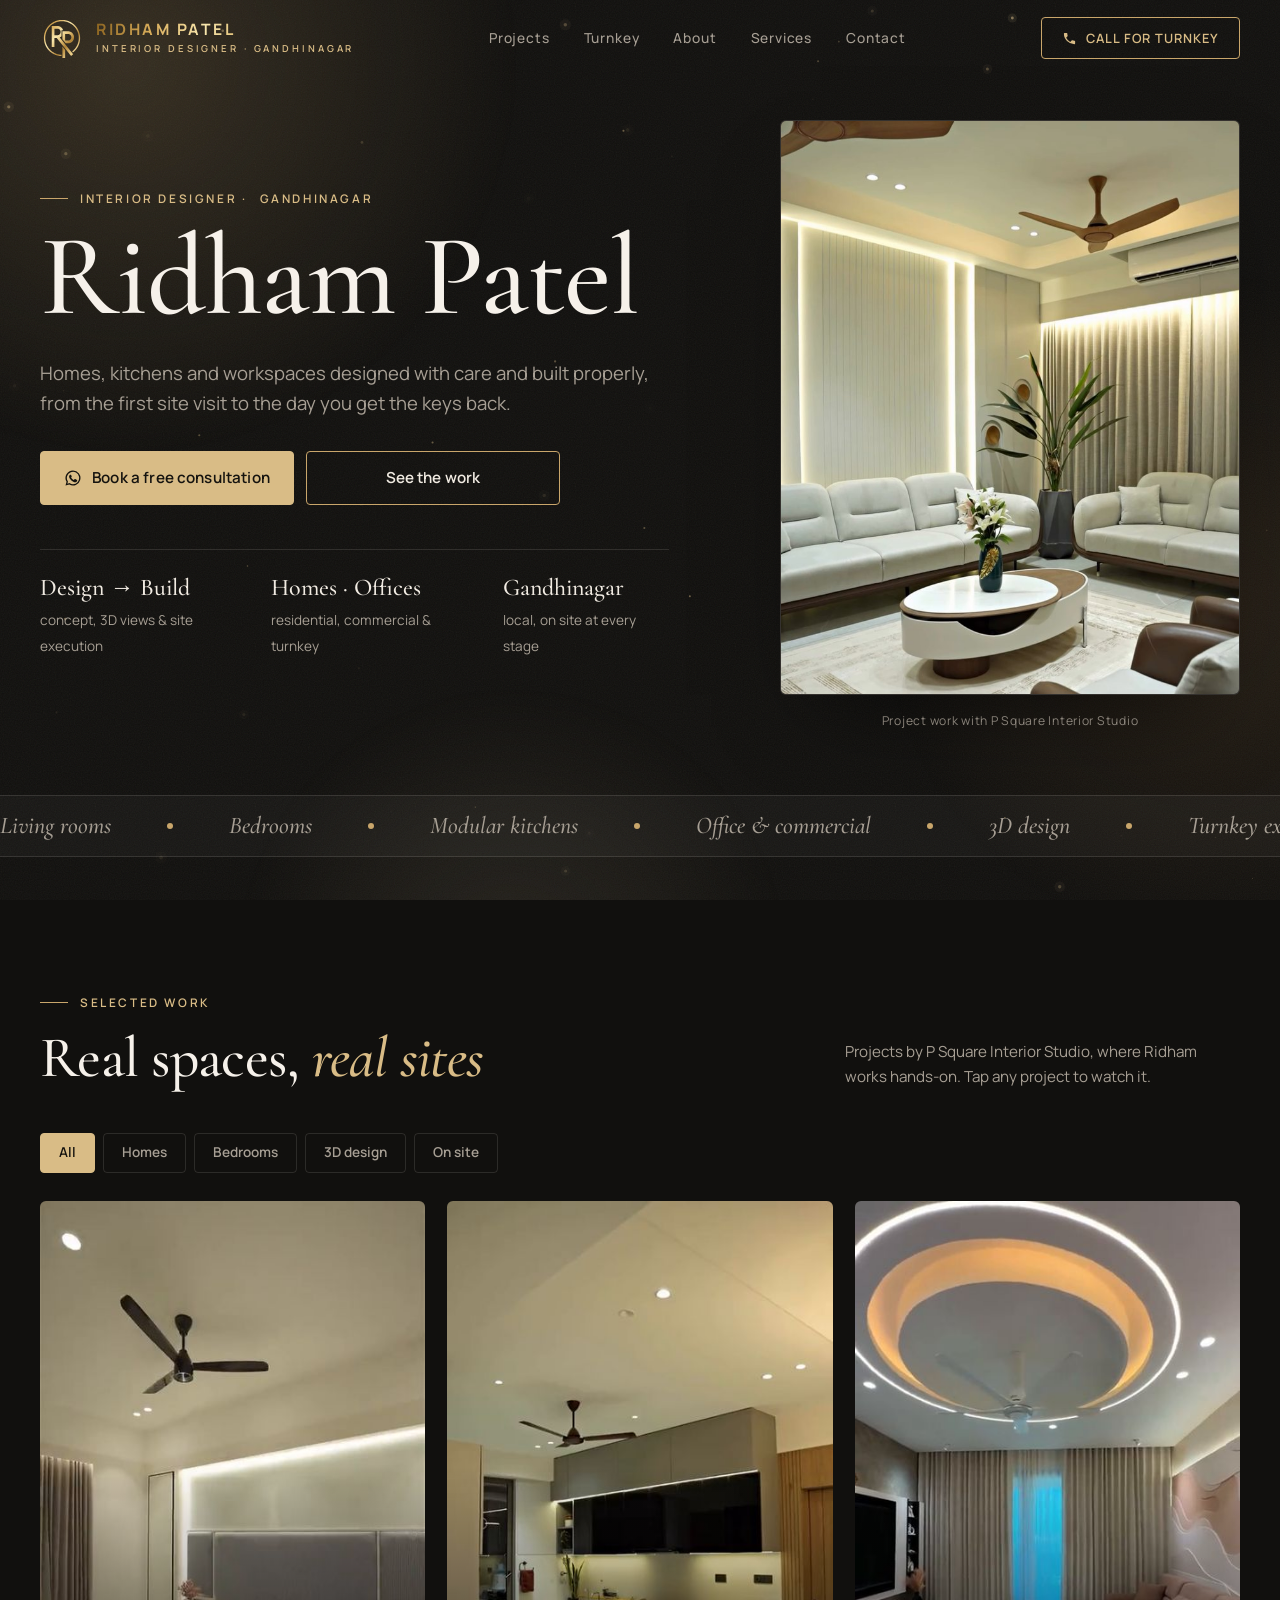
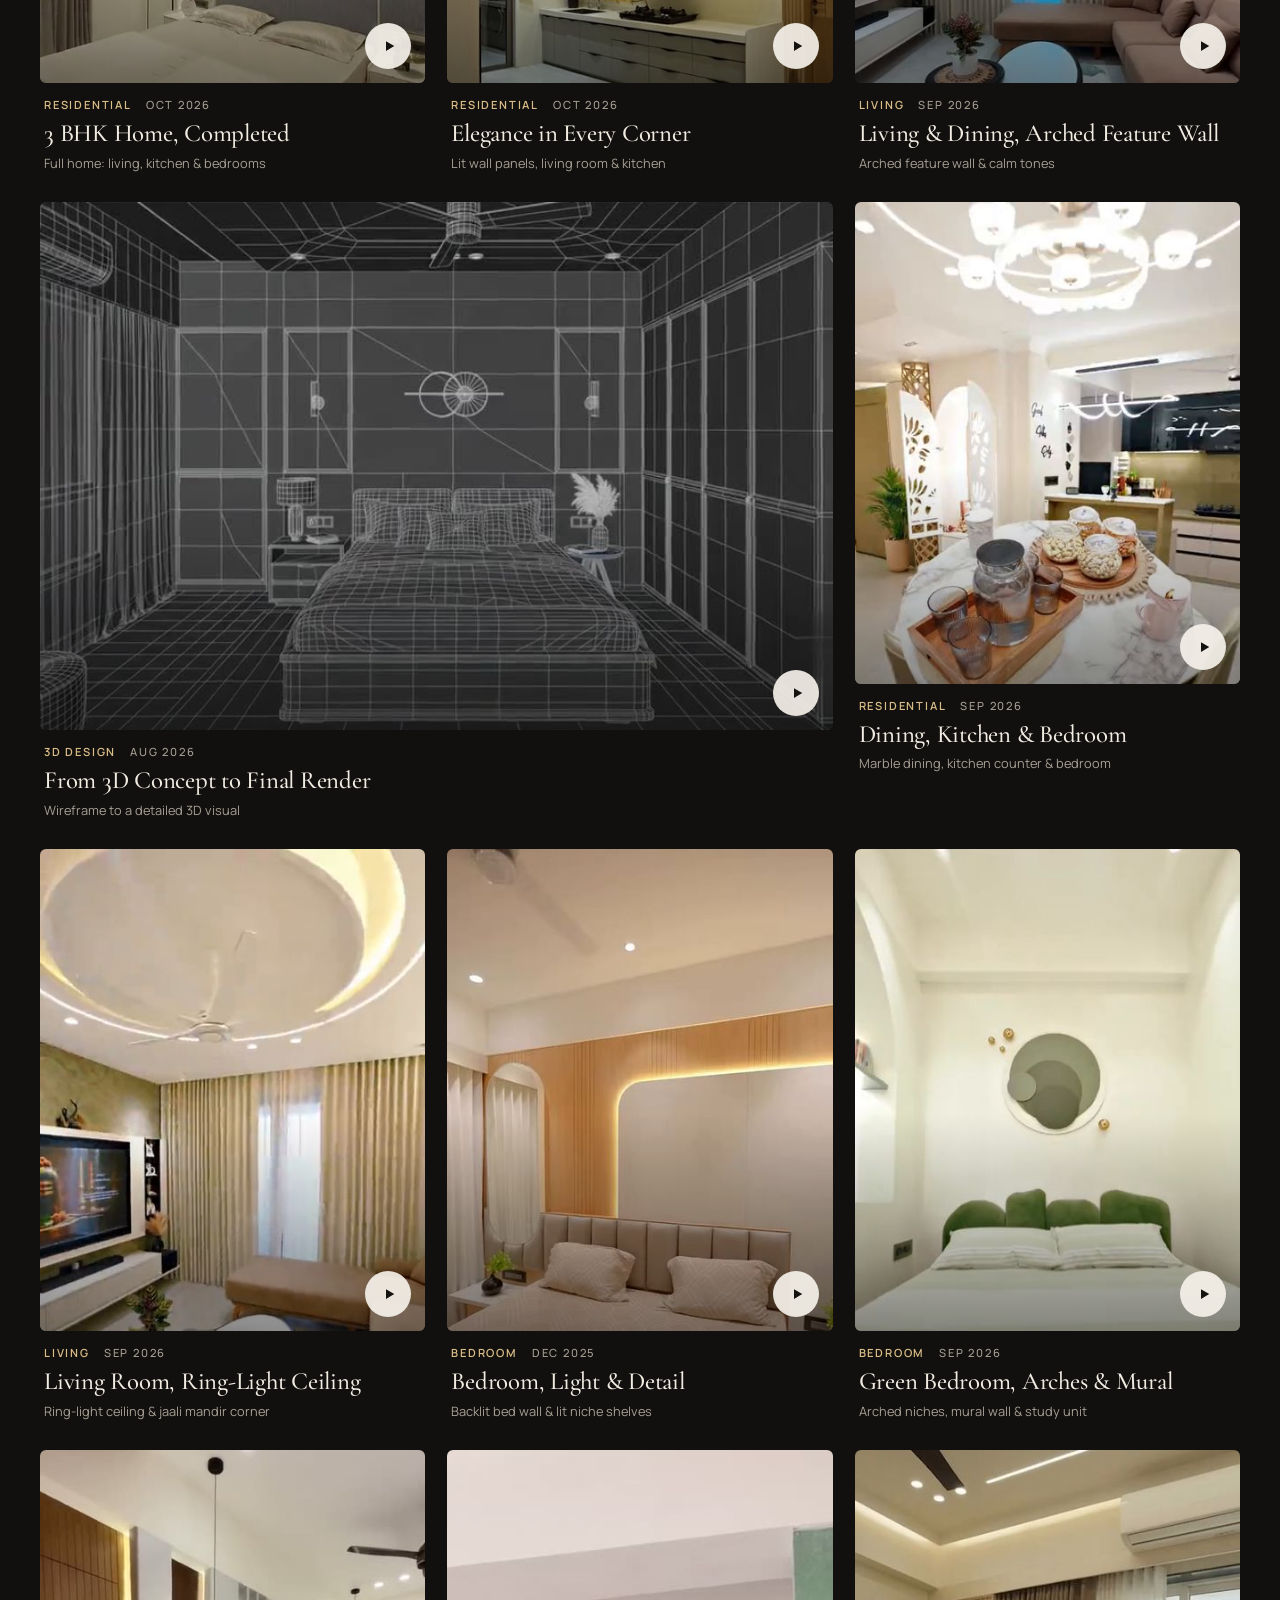
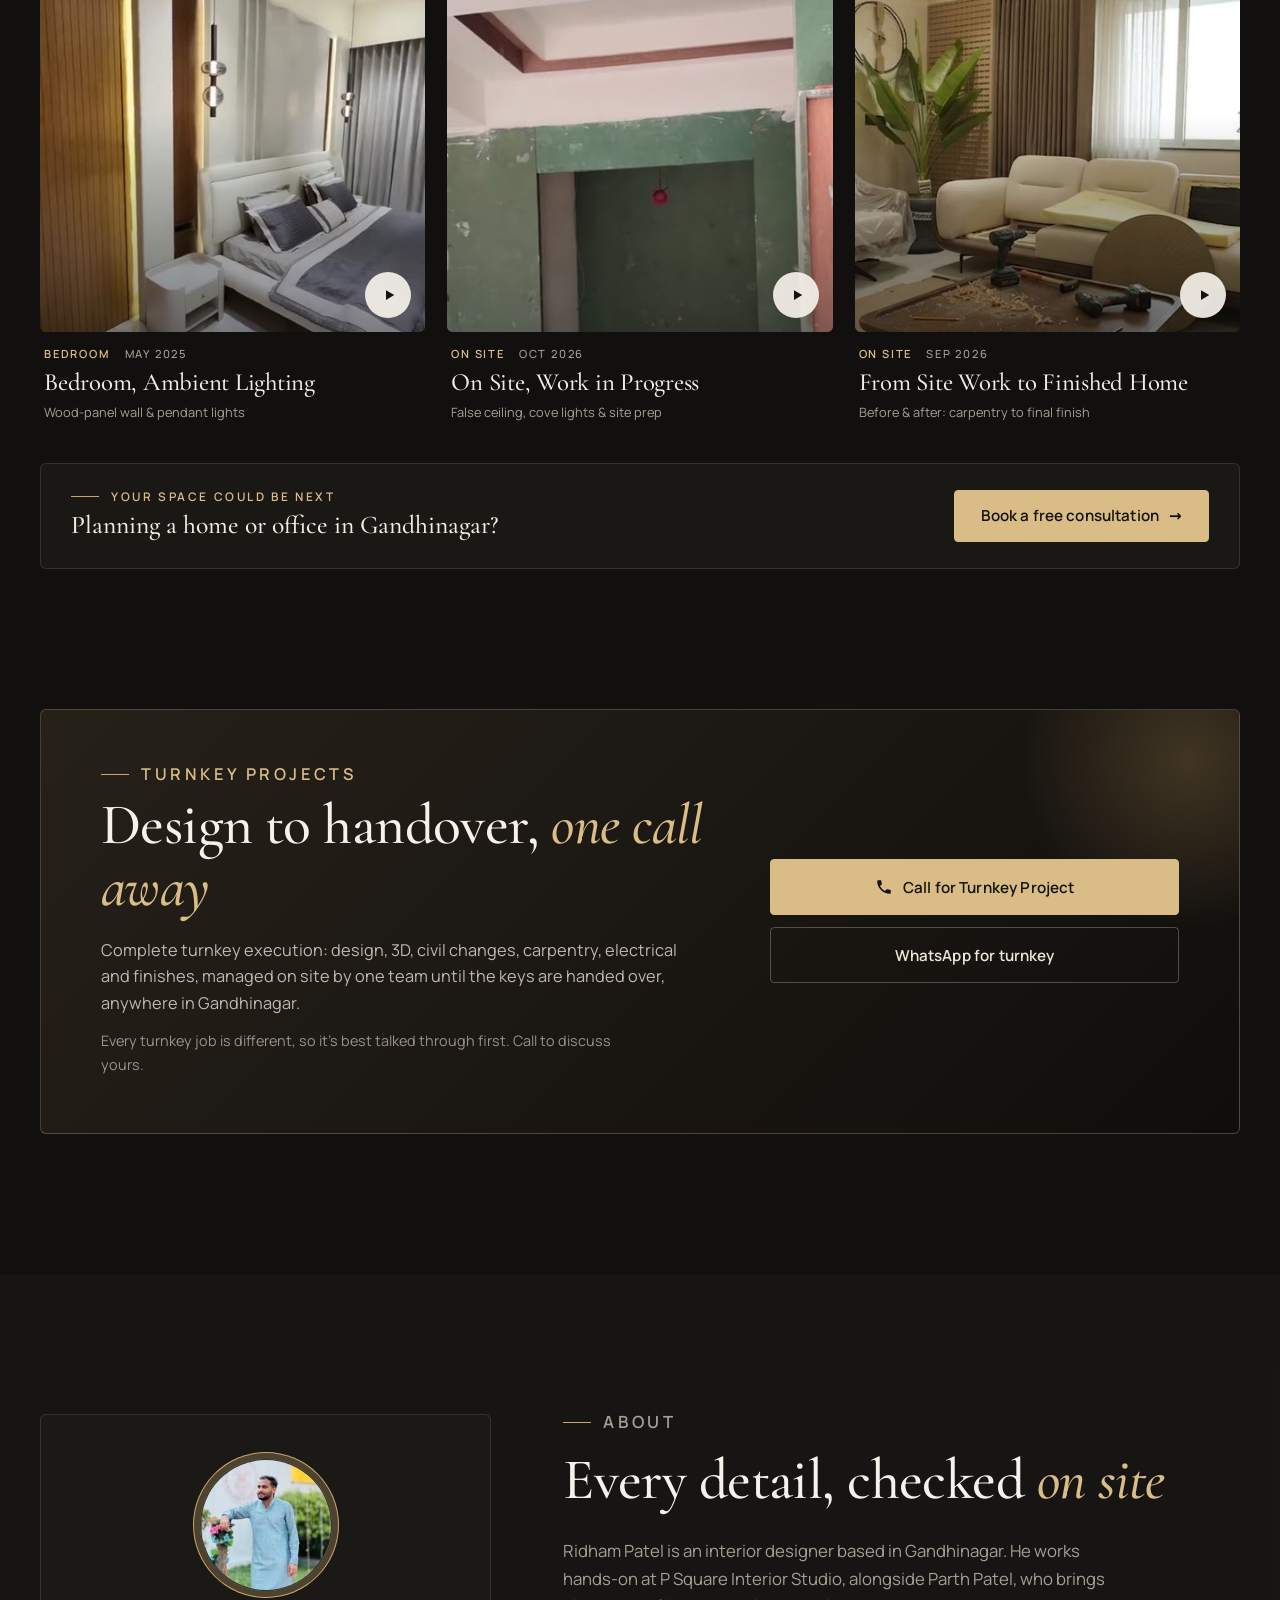
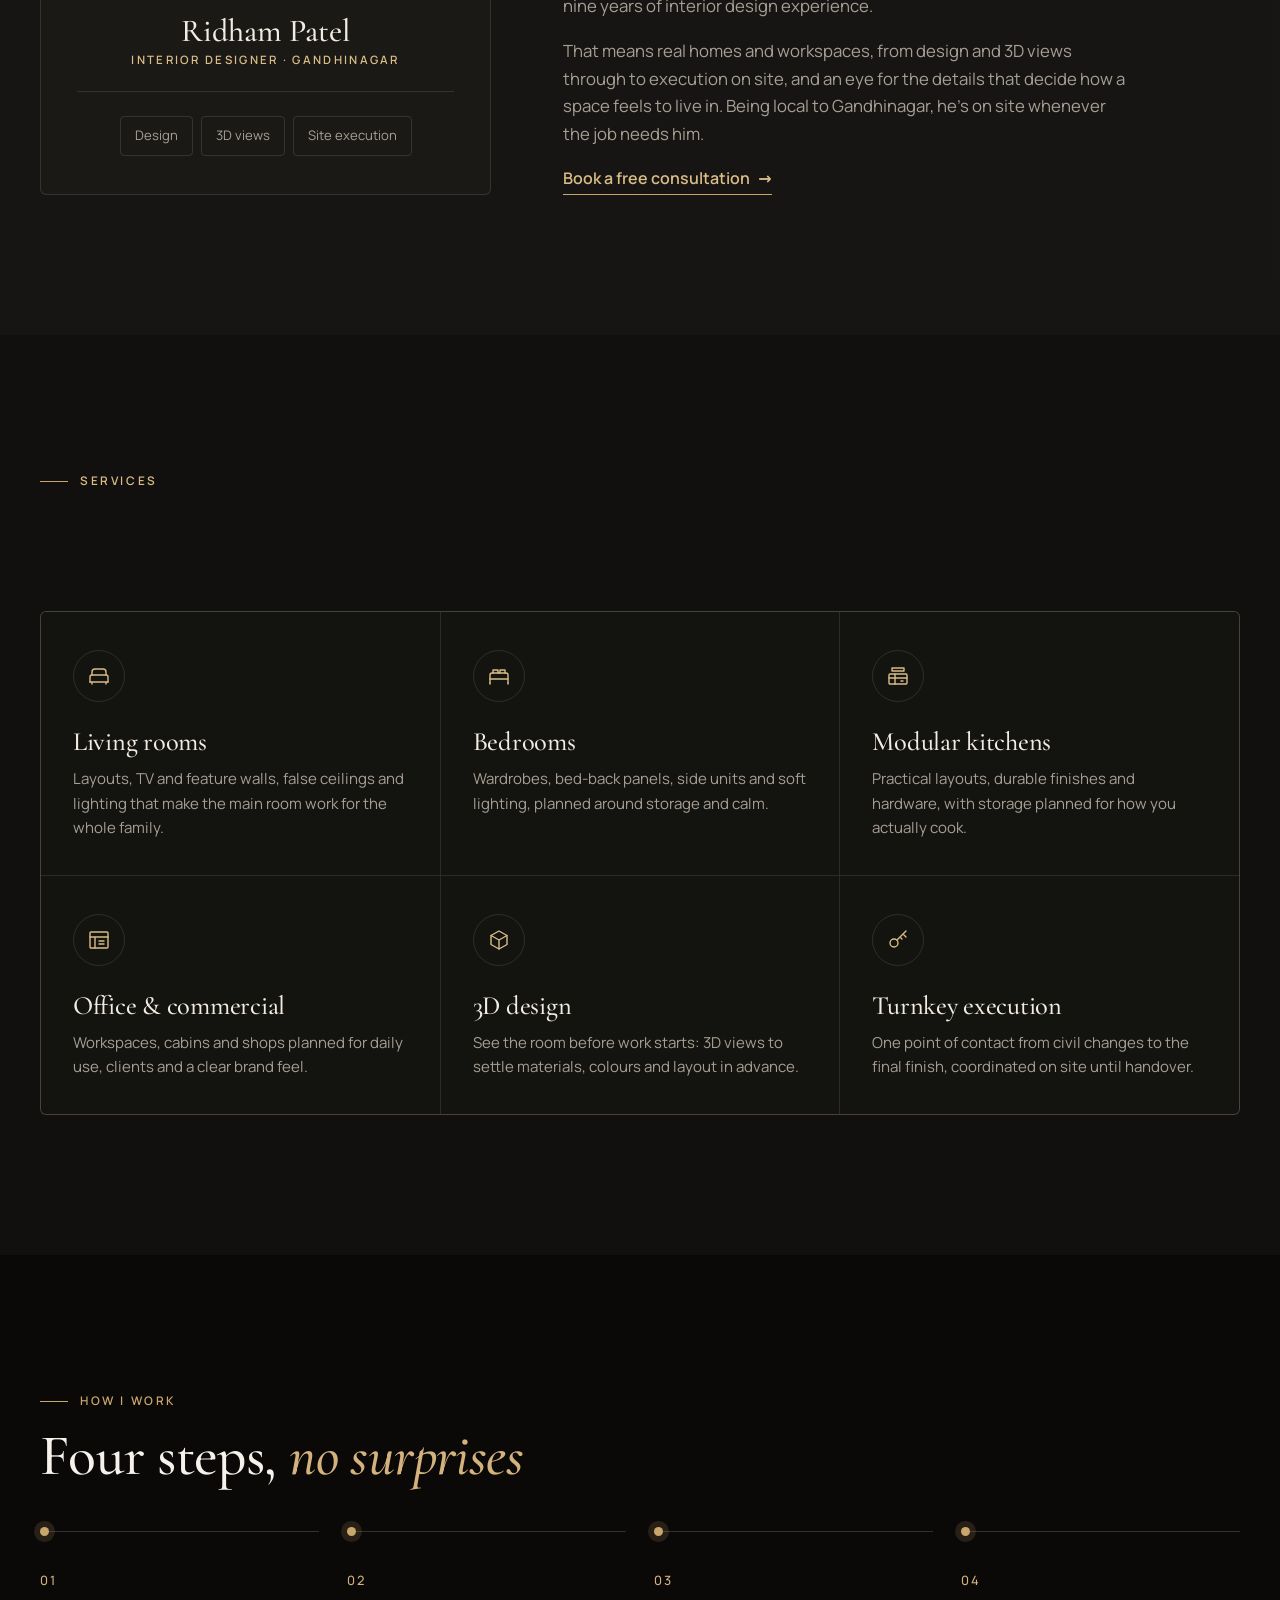
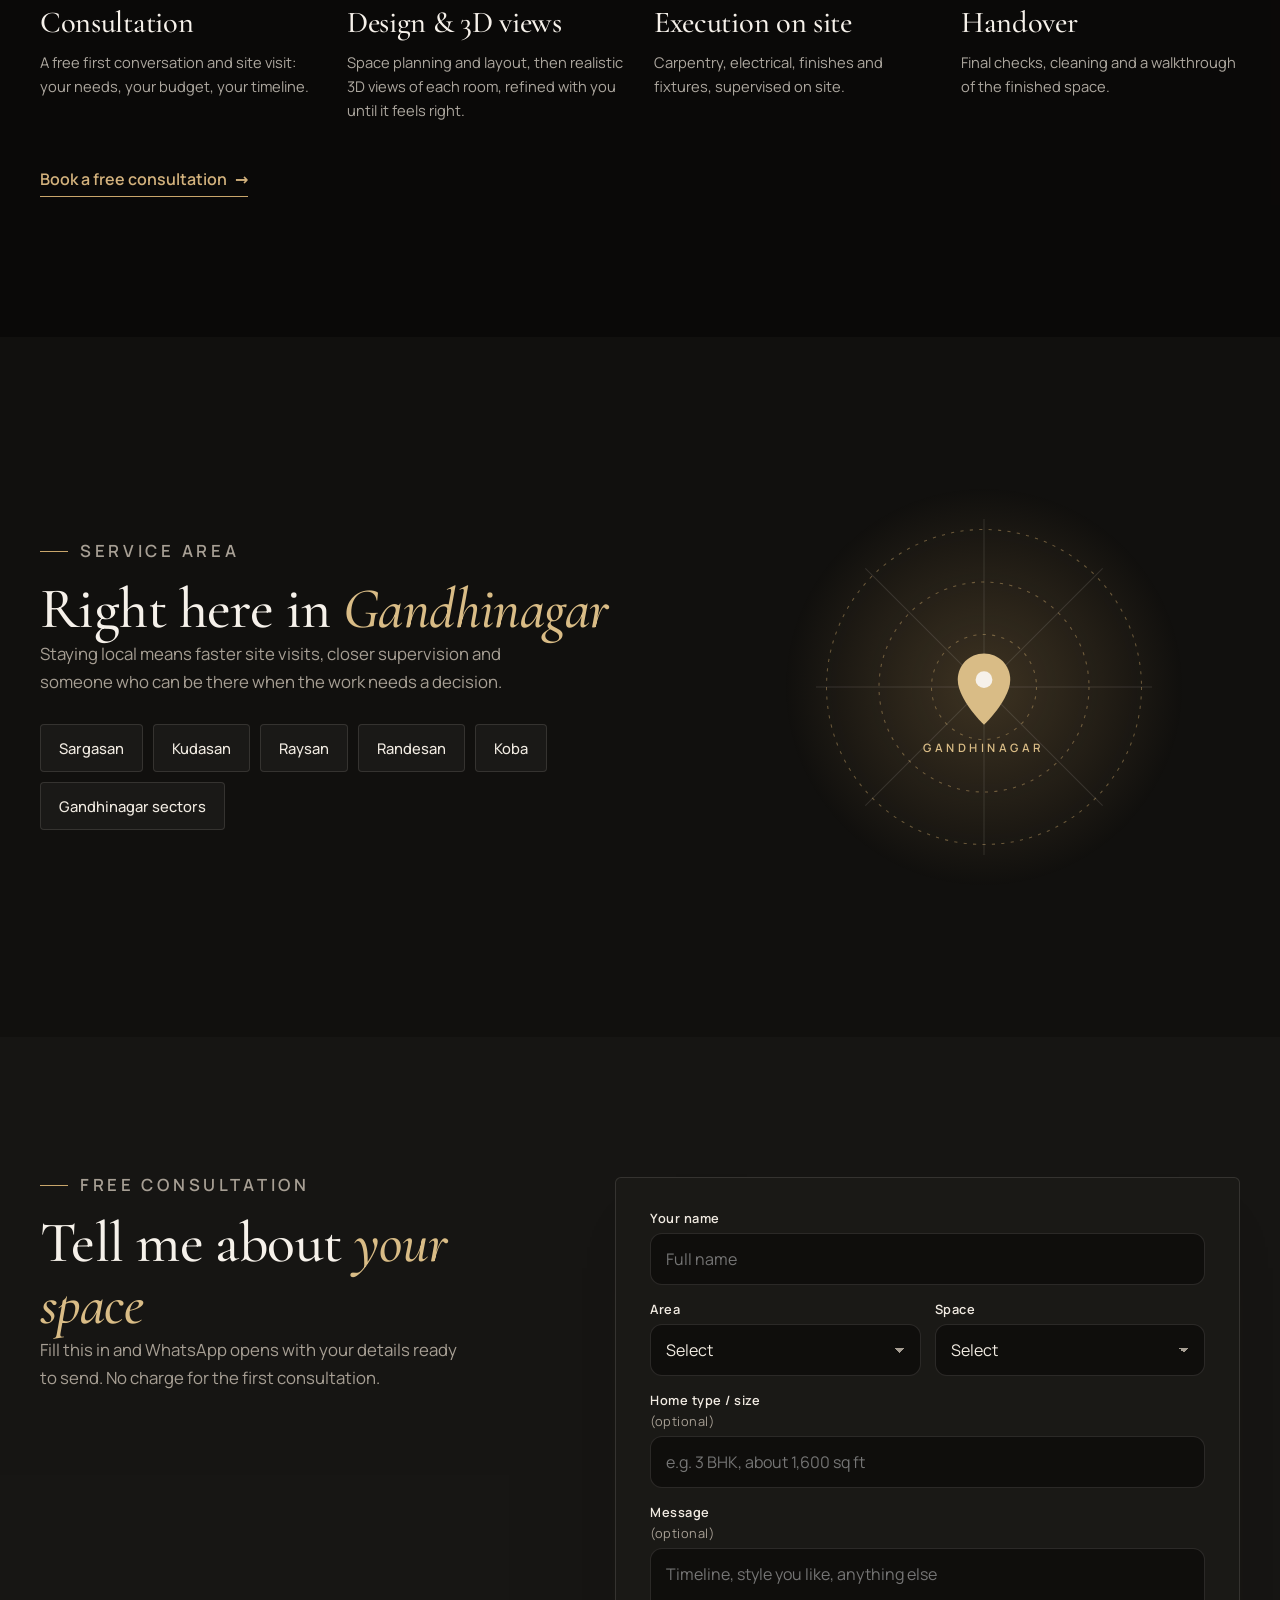
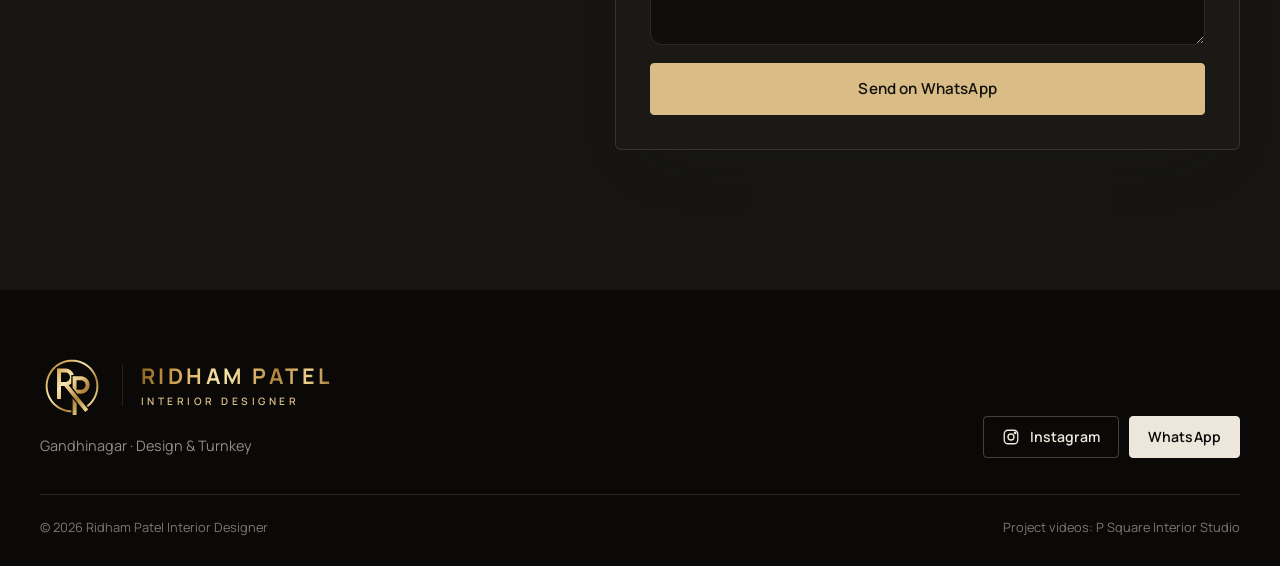
<file: site/index.html>
<!doctype html>
<html lang="en" data-theme="dark">
<head>
<meta charset="utf-8">
<meta name="viewport" content="width=device-width, initial-scale=1, viewport-fit=cover">
<!-- PRIVATE PREVIEW: remove the next line when the site goes public -->
<meta name="robots" content="noindex, nofollow, noarchive">
<title>Ridham Patel Interior Designer · Gandhinagar</title>
<meta name="description" content="Ridham Patel, interior designer in Gandhinagar: homes, bedrooms, modular kitchens, offices, 3D design and turnkey execution.">
<meta name="theme-color" content="#11100E">
<link rel="icon" href="favicon.svg?v=3" type="image/svg+xml">
<link rel="apple-touch-icon" href="apple-touch-icon.png?v=3">
<link rel="preload" href="assets/fonts/CormorantGaramond-normal-500.woff2" as="font" type="font/woff2" crossorigin>
<link rel="preload" href="assets/fonts/Manrope-normal-400-700.woff2" as="font" type="font/woff2" crossorigin>
<link rel="stylesheet" href="assets/css/styles.css?v=lg2">
<script src="assets/js/config.js?v=lg2"></script>
<script>
/* decide the cover before first paint so nothing flashes */
(function(){var c=window.SITE_CONFIG||{},q=new URLSearchParams(location.search),m=String(c.COUNTDOWN_MODE||"auto").toLowerCase();
if(m==="off")m="live";if(m!=="live"&&c.LAUNCH_AT&&Date.parse(c.LAUNCH_AT)<=Date.now())m="live";
/* arriving from the countdown screen's reveal: skip the cover and open the curtains on the site */
var rv=false;try{rv=sessionStorage.getItem("rp_reveal")==="1";if(rv)sessionStorage.removeItem("rp_reveal")}catch(e){}
var show=!rv&&(q.has("cover")||(m!=="live"&&!q.has("preview")));
document.documentElement.classList.add(show?"has-cover":"no-cover","js");if(rv)document.documentElement.classList.add("rp-reveal");
/* theme: THEME in config.js; ?theme=dark|minimal|earthy previews another */
var t=(q.get("theme")||c.THEME||"dark").toLowerCase();if(!/^(dark|minimal|earthy)$/.test(t))t="dark";document.documentElement.setAttribute("data-theme",t);})();
</script>
</head>
<body>
<div class="rv" id="rv" aria-hidden="true"><i class="rv-t"></i><i class="rv-b"></i></div>
<a class="skip" href="#main">Skip to content</a>
<div class="bgfx" aria-hidden="true"><i class="orb orb--1"></i><i class="orb orb--2"></i><i class="orb orb--3"></i><canvas class="dust"></canvas><i class="grain"></i></div>

<!-- ===== Coming-soon cover (controlled by COUNTDOWN_MODE in config.js) ===== -->
<div class="cover" id="cover" aria-live="polite">
  <div class="cover__inner">
    <svg class="cover__mark rp2" viewBox="-6 -6 212 212" aria-hidden="true"><defs><linearGradient id="rpg-cover" gradientUnits="userSpaceOnUse" x1="10" y1="10" x2="190" y2="190"><stop offset="0" style="stop-color:var(--lg0,#8C6420)"/><stop offset=".22" style="stop-color:var(--lg1,#D9AE5C)"/><stop offset=".40" style="stop-color:var(--lg2,#F8E7AE)"/><stop offset=".52" style="stop-color:var(--lg3,#E3C27A)"/><stop offset=".66" style="stop-color:var(--lg4,#AF8236)"/><stop offset=".84" style="stop-color:var(--lg5,#EDD18E)"/><stop offset="1" style="stop-color:var(--lg6,#9A6F2A)"/></linearGradient></defs><path style="fill:url(#rpg-cover);stroke:none" d="M187.14 95.72 L187.01 93.58 L186.83 91.45 L186.59 89.32 L186.31 87.20 L185.97 85.08 L185.57 82.98 L185.13 80.88 L184.64 78.80 L184.09 76.73 L183.49 74.67 L182.85 72.63 L182.15 70.61 L181.40 68.60 L180.61 66.61 L179.76 64.64 L178.87 62.70 L177.93 60.77 L176.95 58.87 L175.92 56.99 L174.84 55.14 L173.71 53.32 L172.55 51.53 L171.33 49.76 L170.08 48.03 L168.78 46.32 L167.45 44.65 L166.07 43.01 L164.65 41.41 L163.19 39.84 L161.70 38.30 L160.16 36.81 L158.59 35.35 L156.99 33.93 L155.35 32.55 L153.68 31.22 L151.97 29.92 L150.24 28.67 L148.47 27.45 L146.68 26.29 L144.86 25.16 L143.01 24.08 L141.13 23.05 L139.23 22.07 L137.30 21.13 L135.36 20.24 L133.39 19.39 L131.40 18.60 L129.39 17.85 L127.37 17.15 L125.33 16.51 L123.27 15.91 L121.20 15.36 L119.12 14.87 L117.02 14.43 L114.92 14.03 L112.80 13.69 L110.68 13.41 L108.55 13.17 L106.42 12.99 L104.28 12.86 L102.14 12.78 L100.00 12.75 L97.86 12.78 L95.72 12.86 L93.58 12.99 L91.45 13.17 L89.32 13.41 L87.20 13.69 L85.08 14.03 L82.98 14.43 L80.88 14.87 L78.80 15.36 L76.73 15.91 L74.67 16.51 L72.63 17.15 L70.61 17.85 L68.60 18.60 L66.61 19.39 L64.64 20.24 L62.70 21.13 L60.77 22.07 L58.87 23.05 L56.99 24.08 L55.14 25.16 L53.32 26.29 L51.53 27.45 L49.76 28.67 L48.03 29.92 L46.32 31.22 L44.65 32.55 L43.01 33.93 L41.41 35.35 L39.84 36.81 L38.30 38.30 L36.81 39.84 L35.35 41.41 L33.93 43.01 L32.55 44.65 L31.22 46.32 L29.92 48.03 L28.67 49.76 L27.45 51.53 L26.29 53.32 L25.16 55.14 L24.08 56.99 L23.05 58.87 L22.07 60.77 L21.13 62.70 L20.24 64.64 L19.39 66.61 L18.60 68.60 L17.85 70.61 L17.15 72.63 L16.51 74.67 L15.91 76.73 L15.36 78.80 L14.87 80.88 L14.43 82.98 L14.03 85.08 L13.69 87.20 L13.41 89.32 L13.17 91.45 L12.99 93.58 L12.86 95.72 L12.78 97.86 L12.75 100.00 L12.78 102.14 L12.86 104.28 L12.99 106.42 L13.17 108.55 L13.41 110.68 L13.69 112.80 L14.03 114.92 L14.43 117.02 L14.87 119.12 L15.36 121.20 L15.91 123.27 L16.51 125.33 L17.15 127.37 L17.85 129.39 L18.60 131.40 L19.39 133.39 L20.24 135.36 L21.13 137.30 L22.07 139.23 L23.05 141.13 L24.08 143.01 L25.16 144.86 L26.29 146.68 L27.45 148.47 L28.67 150.24 L29.92 151.97 L31.22 153.68 L32.55 155.35 L33.93 156.99 L35.35 158.59 L36.81 160.16 L38.30 161.70 L39.84 163.19 L41.41 164.65 L43.01 166.07 L44.65 167.45 L46.32 168.78 L48.03 170.08 L49.76 171.33 L51.53 172.55 L53.32 173.71 L55.14 174.84 L56.99 175.92 L58.87 176.95 L60.77 177.93 L62.70 178.87 L64.64 179.76 L66.61 180.61 L68.60 181.40 L70.61 182.15 L72.63 182.85 L74.67 183.49 L76.73 184.09 L78.80 184.64 L80.88 185.13 L82.98 185.57 L85.08 185.97 L87.20 186.31 L89.32 186.59 L91.45 186.83 L93.58 187.01 L95.72 187.14 L97.60 187.21 L97.60 180.71 L96.04 180.65 L94.06 180.53 L92.09 180.36 L90.12 180.14 L88.15 179.88 L86.19 179.56 L84.25 179.20 L82.31 178.79 L80.38 178.33 L78.46 177.82 L76.56 177.27 L74.67 176.67 L72.80 176.03 L70.94 175.34 L69.10 174.60 L67.28 173.82 L65.47 173.00 L63.69 172.13 L61.93 171.22 L60.20 170.26 L58.49 169.26 L56.80 168.22 L55.14 167.14 L53.50 166.02 L51.90 164.86 L50.32 163.66 L48.77 162.42 L47.26 161.14 L45.77 159.83 L44.32 158.48 L42.90 157.10 L41.52 155.68 L40.17 154.23 L38.86 152.74 L37.58 151.23 L36.34 149.68 L35.14 148.10 L33.98 146.50 L32.86 144.86 L31.78 143.20 L30.74 141.51 L29.74 139.80 L28.78 138.07 L27.87 136.31 L27.00 134.53 L26.18 132.72 L25.40 130.90 L24.66 129.06 L23.97 127.20 L23.33 125.33 L22.73 123.44 L22.18 121.54 L21.67 119.62 L21.21 117.69 L20.80 115.75 L20.44 113.81 L20.12 111.85 L19.86 109.88 L19.64 107.91 L19.47 105.94 L19.35 103.96 L19.27 101.98 L19.25 100.00 L19.27 98.02 L19.35 96.04 L19.47 94.06 L19.64 92.09 L19.86 90.12 L20.12 88.15 L20.44 86.19 L20.80 84.25 L21.21 82.31 L21.67 80.38 L22.18 78.46 L22.73 76.56 L23.33 74.67 L23.97 72.80 L24.66 70.94 L25.40 69.10 L26.18 67.28 L27.00 65.47 L27.87 63.69 L28.78 61.93 L29.74 60.20 L30.74 58.49 L31.78 56.80 L32.86 55.14 L33.98 53.50 L35.14 51.90 L36.34 50.32 L37.58 48.77 L38.86 47.26 L40.17 45.77 L41.52 44.32 L42.90 42.90 L44.32 41.52 L45.77 40.17 L46.00 39.97 L46.00 37.40 L49.00 37.40 L50.32 36.34 L51.90 35.14 L53.50 33.98 L55.14 32.86 L56.80 31.78 L58.49 30.74 L60.20 29.74 L61.93 28.78 L63.69 27.87 L65.47 27.00 L67.28 26.18 L69.10 25.40 L70.94 24.66 L72.80 23.97 L74.67 23.33 L76.56 22.73 L78.46 22.18 L80.38 21.67 L82.31 21.21 L84.25 20.80 L86.19 20.44 L88.15 20.12 L90.12 19.86 L92.09 19.64 L94.06 19.47 L96.04 19.35 L98.02 19.27 L100.00 19.25 L101.98 19.27 L103.96 19.35 L105.94 19.47 L107.91 19.64 L109.88 19.86 L111.85 20.12 L113.81 20.44 L115.75 20.80 L117.69 21.21 L119.62 21.67 L121.54 22.18 L123.44 22.73 L125.33 23.33 L127.20 23.97 L129.06 24.66 L130.90 25.40 L132.72 26.18 L134.53 27.00 L136.31 27.87 L138.07 28.78 L139.80 29.74 L141.51 30.74 L143.20 31.78 L144.86 32.86 L146.50 33.98 L148.10 35.14 L149.68 36.34 L151.23 37.58 L152.74 38.86 L154.23 40.17 L155.68 41.52 L157.10 42.90 L158.48 44.32 L159.83 45.77 L161.14 47.26 L162.42 48.77 L163.66 50.32 L164.86 51.90 L166.02 53.50 L167.14 55.14 L168.22 56.80 L169.26 58.49 L170.26 60.20 L171.22 61.93 L172.13 63.69 L173.00 65.47 L173.82 67.28 L174.60 69.10 L175.34 70.94 L176.03 72.80 L176.67 74.67 L177.27 76.56 L177.82 78.46 L178.33 80.38 L178.79 82.31 L179.20 84.25 L179.56 86.19 L179.88 88.15 L180.14 90.12 L180.36 92.09 L180.53 94.06 L180.65 96.04 L180.73 98.02 L180.75 100.00 L180.73 101.98 L180.65 103.96 L180.53 105.94 L180.36 107.91 L180.14 109.88 L179.88 111.85 L179.56 113.81 L179.20 115.75 L178.79 117.69 L178.33 119.62 L177.82 121.54 L177.27 123.44 L176.67 125.33 L176.03 127.20 L175.34 129.06 L174.60 130.90 L173.82 132.72 L173.00 134.53 L172.13 136.31 L171.22 138.07 L170.26 139.80 L169.26 141.51 L168.22 143.20 L167.14 144.86 L166.02 146.50 L164.86 148.10 L163.66 149.68 L162.42 151.23 L161.14 152.74 L159.83 154.23 L158.48 155.68 L157.10 157.10 L155.68 158.48 L154.23 159.83 L152.74 161.14 L151.23 162.42 L149.68 163.66 L148.73 164.38 L152.80 169.46 L153.68 168.78 L155.35 167.45 L156.99 166.07 L158.59 164.65 L160.16 163.19 L161.70 161.70 L163.19 160.16 L164.65 158.59 L166.07 156.99 L167.45 155.35 L168.78 153.68 L170.08 151.97 L171.33 150.24 L172.55 148.47 L173.71 146.68 L174.84 144.86 L175.92 143.01 L176.95 141.13 L177.93 139.23 L178.87 137.30 L179.76 135.36 L180.61 133.39 L181.40 131.40 L182.15 129.39 L182.85 127.37 L183.49 125.33 L184.09 123.27 L184.64 121.20 L185.13 119.12 L185.57 117.02 L185.97 114.92 L186.31 112.80 L186.59 110.68 L186.83 108.55 L187.01 106.42 L187.14 104.28 L187.22 102.14 L187.25 100.00 L187.22 97.86Z"/><path style="fill:url(#rpg-cover);stroke:none" d="M133.01 125.18 L134.87 124.87 L136.71 124.44 L138.52 123.89 L140.29 123.23 L142.01 122.45 L143.67 121.56 L145.28 120.56 L146.81 119.46 L148.27 118.26 L149.65 116.97 L150.94 115.59 L152.14 114.13 L153.24 112.60 L154.24 110.99 L155.13 109.33 L155.91 107.61 L156.57 105.84 L157.12 104.03 L157.55 102.19 L157.86 100.33 L158.04 98.45 L158.10 96.56 L158.04 94.67 L157.86 92.79 L157.55 90.93 L157.12 89.09 L156.57 87.28 L155.91 85.51 L155.13 83.79 L154.24 82.13 L153.24 80.52 L152.14 78.99 L150.94 77.53 L149.65 76.15 L148.27 74.86 L146.81 73.66 L145.28 72.56 L143.67 71.56 L142.01 70.67 L140.29 69.89 L138.52 69.23 L136.71 68.68 L134.87 68.25 L133.01 67.94 L131.13 67.76 L129.35 67.70 L115.10 67.70 L108.60 67.70 L102.10 67.70 L102.10 106.09 L117.57 125.42 L129.35 125.42 L131.13 125.36ZM132.33 81.01 L133.34 81.24 L134.34 81.54 L135.31 81.91 L136.25 82.34 L137.17 82.83 L138.05 83.38 L138.89 83.98 L139.69 84.64 L140.45 85.35 L141.16 86.11 L141.82 86.91 L142.42 87.75 L142.97 88.63 L143.46 89.55 L143.89 90.49 L144.26 91.46 L144.56 92.46 L144.79 93.47 L144.96 94.49 L145.06 95.52 L145.10 96.56 L145.06 97.60 L144.96 98.63 L144.79 99.65 L144.56 100.66 L144.26 101.66 L143.89 102.63 L143.46 103.57 L142.97 104.49 L142.42 105.37 L141.82 106.21 L141.16 107.01 L140.45 107.77 L139.69 108.48 L138.89 109.14 L138.05 109.74 L137.17 110.29 L136.25 110.78 L135.31 111.21 L134.34 111.58 L133.34 111.88 L132.33 112.11 L131.31 112.28 L130.28 112.38 L129.13 112.42 L115.10 112.42 L115.10 80.70 L129.13 80.70 L130.28 80.74 L131.31 80.84ZM93.68 94.76 L95.21 93.66 L96.67 92.46 L97.60 91.59 L97.60 63.20 L105.49 63.20 L104.97 61.48 L104.31 59.71 L103.53 57.99 L102.64 56.33 L101.64 54.72 L100.54 53.19 L99.34 51.73 L98.05 50.35 L96.67 49.06 L95.21 47.86 L93.68 46.76 L92.07 45.76 L90.41 44.87 L88.69 44.09 L86.92 43.43 L85.11 42.88 L83.27 42.45 L81.41 42.14 L79.53 41.96 L77.75 41.90 L50.50 41.90 L50.50 143.00 L63.50 143.00 L63.50 99.62 L74.52 99.62 L143.78 186.20 L153.93 178.08 L89.22 97.19 L90.41 96.65 L92.07 95.76ZM80.73 55.21 L81.74 55.44 L82.74 55.74 L83.71 56.11 L84.65 56.54 L85.57 57.03 L86.45 57.58 L87.29 58.18 L88.09 58.84 L88.85 59.55 L89.56 60.31 L90.22 61.11 L90.82 61.95 L91.37 62.83 L91.86 63.75 L92.29 64.69 L92.66 65.66 L92.96 66.66 L93.19 67.67 L93.36 68.69 L93.46 69.72 L93.50 70.76 L93.46 71.80 L93.36 72.83 L93.19 73.85 L92.96 74.86 L92.66 75.86 L92.29 76.83 L91.86 77.77 L91.37 78.69 L90.82 79.57 L90.22 80.41 L89.56 81.21 L88.85 81.97 L88.09 82.68 L87.29 83.34 L86.45 83.94 L85.57 84.49 L84.65 84.98 L83.71 85.41 L82.74 85.78 L81.74 86.08 L80.73 86.31 L79.71 86.48 L78.68 86.58 L77.53 86.62 L63.50 86.62 L63.50 54.90 L77.53 54.90 L78.68 54.94 L79.71 55.04ZM115.10 157.55 L102.10 141.30 L102.10 196.00 L115.10 196.00Z"/></svg>
    <p class="eyebrow" data-brand>Ridham Patel Interior Designer</p>
    <h1 class="cover__title">Launching <em>soon</em></h1>
    <div class="cover__line" aria-hidden="true"></div>
    <div class="cd" id="cd" hidden>
      <div><span data-u="d">00</span><small>Days</small></div>
      <div><span data-u="h">00</span><small>Hours</small></div>
      <div><span data-u="m">00</span><small>Minutes</small></div>
      <div><span data-u="s">00</span><small>Seconds</small></div>
    </div>
    <p class="cover__sub">Interior design in <span data-city>Gandhinagar</span>. The full portfolio opens here shortly.</p>
    <a class="btn btn--ghost cover__wa" data-wa href="#">Talk on WhatsApp</a>
  </div>
</div>

<header class="nav" id="nav">
  <div class="wrap nav__in">
    <a class="brand" href="#top" aria-label="Ridham Patel Interior Designer, back to top">
      <svg class="brand__mark rp2" viewBox="-6 -6 212 212" aria-hidden="true"><defs><linearGradient id="rpg-head" gradientUnits="userSpaceOnUse" x1="10" y1="10" x2="190" y2="190"><stop offset="0" style="stop-color:var(--lg0,#8C6420)"/><stop offset=".22" style="stop-color:var(--lg1,#D9AE5C)"/><stop offset=".40" style="stop-color:var(--lg2,#F8E7AE)"/><stop offset=".52" style="stop-color:var(--lg3,#E3C27A)"/><stop offset=".66" style="stop-color:var(--lg4,#AF8236)"/><stop offset=".84" style="stop-color:var(--lg5,#EDD18E)"/><stop offset="1" style="stop-color:var(--lg6,#9A6F2A)"/></linearGradient></defs><path style="fill:url(#rpg-head);stroke:none" d="M187.14 95.72 L187.01 93.58 L186.83 91.45 L186.59 89.32 L186.31 87.20 L185.97 85.08 L185.57 82.98 L185.13 80.88 L184.64 78.80 L184.09 76.73 L183.49 74.67 L182.85 72.63 L182.15 70.61 L181.40 68.60 L180.61 66.61 L179.76 64.64 L178.87 62.70 L177.93 60.77 L176.95 58.87 L175.92 56.99 L174.84 55.14 L173.71 53.32 L172.55 51.53 L171.33 49.76 L170.08 48.03 L168.78 46.32 L167.45 44.65 L166.07 43.01 L164.65 41.41 L163.19 39.84 L161.70 38.30 L160.16 36.81 L158.59 35.35 L156.99 33.93 L155.35 32.55 L153.68 31.22 L151.97 29.92 L150.24 28.67 L148.47 27.45 L146.68 26.29 L144.86 25.16 L143.01 24.08 L141.13 23.05 L139.23 22.07 L137.30 21.13 L135.36 20.24 L133.39 19.39 L131.40 18.60 L129.39 17.85 L127.37 17.15 L125.33 16.51 L123.27 15.91 L121.20 15.36 L119.12 14.87 L117.02 14.43 L114.92 14.03 L112.80 13.69 L110.68 13.41 L108.55 13.17 L106.42 12.99 L104.28 12.86 L102.14 12.78 L100.00 12.75 L97.86 12.78 L95.72 12.86 L93.58 12.99 L91.45 13.17 L89.32 13.41 L87.20 13.69 L85.08 14.03 L82.98 14.43 L80.88 14.87 L78.80 15.36 L76.73 15.91 L74.67 16.51 L72.63 17.15 L70.61 17.85 L68.60 18.60 L66.61 19.39 L64.64 20.24 L62.70 21.13 L60.77 22.07 L58.87 23.05 L56.99 24.08 L55.14 25.16 L53.32 26.29 L51.53 27.45 L49.76 28.67 L48.03 29.92 L46.32 31.22 L44.65 32.55 L43.01 33.93 L41.41 35.35 L39.84 36.81 L38.30 38.30 L36.81 39.84 L35.35 41.41 L33.93 43.01 L32.55 44.65 L31.22 46.32 L29.92 48.03 L28.67 49.76 L27.45 51.53 L26.29 53.32 L25.16 55.14 L24.08 56.99 L23.05 58.87 L22.07 60.77 L21.13 62.70 L20.24 64.64 L19.39 66.61 L18.60 68.60 L17.85 70.61 L17.15 72.63 L16.51 74.67 L15.91 76.73 L15.36 78.80 L14.87 80.88 L14.43 82.98 L14.03 85.08 L13.69 87.20 L13.41 89.32 L13.17 91.45 L12.99 93.58 L12.86 95.72 L12.78 97.86 L12.75 100.00 L12.78 102.14 L12.86 104.28 L12.99 106.42 L13.17 108.55 L13.41 110.68 L13.69 112.80 L14.03 114.92 L14.43 117.02 L14.87 119.12 L15.36 121.20 L15.91 123.27 L16.51 125.33 L17.15 127.37 L17.85 129.39 L18.60 131.40 L19.39 133.39 L20.24 135.36 L21.13 137.30 L22.07 139.23 L23.05 141.13 L24.08 143.01 L25.16 144.86 L26.29 146.68 L27.45 148.47 L28.67 150.24 L29.92 151.97 L31.22 153.68 L32.55 155.35 L33.93 156.99 L35.35 158.59 L36.81 160.16 L38.30 161.70 L39.84 163.19 L41.41 164.65 L43.01 166.07 L44.65 167.45 L46.32 168.78 L48.03 170.08 L49.76 171.33 L51.53 172.55 L53.32 173.71 L55.14 174.84 L56.99 175.92 L58.87 176.95 L60.77 177.93 L62.70 178.87 L64.64 179.76 L66.61 180.61 L68.60 181.40 L70.61 182.15 L72.63 182.85 L74.67 183.49 L76.73 184.09 L78.80 184.64 L80.88 185.13 L82.98 185.57 L85.08 185.97 L87.20 186.31 L89.32 186.59 L91.45 186.83 L93.58 187.01 L95.72 187.14 L97.60 187.21 L97.60 180.71 L96.04 180.65 L94.06 180.53 L92.09 180.36 L90.12 180.14 L88.15 179.88 L86.19 179.56 L84.25 179.20 L82.31 178.79 L80.38 178.33 L78.46 177.82 L76.56 177.27 L74.67 176.67 L72.80 176.03 L70.94 175.34 L69.10 174.60 L67.28 173.82 L65.47 173.00 L63.69 172.13 L61.93 171.22 L60.20 170.26 L58.49 169.26 L56.80 168.22 L55.14 167.14 L53.50 166.02 L51.90 164.86 L50.32 163.66 L48.77 162.42 L47.26 161.14 L45.77 159.83 L44.32 158.48 L42.90 157.10 L41.52 155.68 L40.17 154.23 L38.86 152.74 L37.58 151.23 L36.34 149.68 L35.14 148.10 L33.98 146.50 L32.86 144.86 L31.78 143.20 L30.74 141.51 L29.74 139.80 L28.78 138.07 L27.87 136.31 L27.00 134.53 L26.18 132.72 L25.40 130.90 L24.66 129.06 L23.97 127.20 L23.33 125.33 L22.73 123.44 L22.18 121.54 L21.67 119.62 L21.21 117.69 L20.80 115.75 L20.44 113.81 L20.12 111.85 L19.86 109.88 L19.64 107.91 L19.47 105.94 L19.35 103.96 L19.27 101.98 L19.25 100.00 L19.27 98.02 L19.35 96.04 L19.47 94.06 L19.64 92.09 L19.86 90.12 L20.12 88.15 L20.44 86.19 L20.80 84.25 L21.21 82.31 L21.67 80.38 L22.18 78.46 L22.73 76.56 L23.33 74.67 L23.97 72.80 L24.66 70.94 L25.40 69.10 L26.18 67.28 L27.00 65.47 L27.87 63.69 L28.78 61.93 L29.74 60.20 L30.74 58.49 L31.78 56.80 L32.86 55.14 L33.98 53.50 L35.14 51.90 L36.34 50.32 L37.58 48.77 L38.86 47.26 L40.17 45.77 L41.52 44.32 L42.90 42.90 L44.32 41.52 L45.77 40.17 L46.00 39.97 L46.00 37.40 L49.00 37.40 L50.32 36.34 L51.90 35.14 L53.50 33.98 L55.14 32.86 L56.80 31.78 L58.49 30.74 L60.20 29.74 L61.93 28.78 L63.69 27.87 L65.47 27.00 L67.28 26.18 L69.10 25.40 L70.94 24.66 L72.80 23.97 L74.67 23.33 L76.56 22.73 L78.46 22.18 L80.38 21.67 L82.31 21.21 L84.25 20.80 L86.19 20.44 L88.15 20.12 L90.12 19.86 L92.09 19.64 L94.06 19.47 L96.04 19.35 L98.02 19.27 L100.00 19.25 L101.98 19.27 L103.96 19.35 L105.94 19.47 L107.91 19.64 L109.88 19.86 L111.85 20.12 L113.81 20.44 L115.75 20.80 L117.69 21.21 L119.62 21.67 L121.54 22.18 L123.44 22.73 L125.33 23.33 L127.20 23.97 L129.06 24.66 L130.90 25.40 L132.72 26.18 L134.53 27.00 L136.31 27.87 L138.07 28.78 L139.80 29.74 L141.51 30.74 L143.20 31.78 L144.86 32.86 L146.50 33.98 L148.10 35.14 L149.68 36.34 L151.23 37.58 L152.74 38.86 L154.23 40.17 L155.68 41.52 L157.10 42.90 L158.48 44.32 L159.83 45.77 L161.14 47.26 L162.42 48.77 L163.66 50.32 L164.86 51.90 L166.02 53.50 L167.14 55.14 L168.22 56.80 L169.26 58.49 L170.26 60.20 L171.22 61.93 L172.13 63.69 L173.00 65.47 L173.82 67.28 L174.60 69.10 L175.34 70.94 L176.03 72.80 L176.67 74.67 L177.27 76.56 L177.82 78.46 L178.33 80.38 L178.79 82.31 L179.20 84.25 L179.56 86.19 L179.88 88.15 L180.14 90.12 L180.36 92.09 L180.53 94.06 L180.65 96.04 L180.73 98.02 L180.75 100.00 L180.73 101.98 L180.65 103.96 L180.53 105.94 L180.36 107.91 L180.14 109.88 L179.88 111.85 L179.56 113.81 L179.20 115.75 L178.79 117.69 L178.33 119.62 L177.82 121.54 L177.27 123.44 L176.67 125.33 L176.03 127.20 L175.34 129.06 L174.60 130.90 L173.82 132.72 L173.00 134.53 L172.13 136.31 L171.22 138.07 L170.26 139.80 L169.26 141.51 L168.22 143.20 L167.14 144.86 L166.02 146.50 L164.86 148.10 L163.66 149.68 L162.42 151.23 L161.14 152.74 L159.83 154.23 L158.48 155.68 L157.10 157.10 L155.68 158.48 L154.23 159.83 L152.74 161.14 L151.23 162.42 L149.68 163.66 L148.73 164.38 L152.80 169.46 L153.68 168.78 L155.35 167.45 L156.99 166.07 L158.59 164.65 L160.16 163.19 L161.70 161.70 L163.19 160.16 L164.65 158.59 L166.07 156.99 L167.45 155.35 L168.78 153.68 L170.08 151.97 L171.33 150.24 L172.55 148.47 L173.71 146.68 L174.84 144.86 L175.92 143.01 L176.95 141.13 L177.93 139.23 L178.87 137.30 L179.76 135.36 L180.61 133.39 L181.40 131.40 L182.15 129.39 L182.85 127.37 L183.49 125.33 L184.09 123.27 L184.64 121.20 L185.13 119.12 L185.57 117.02 L185.97 114.92 L186.31 112.80 L186.59 110.68 L186.83 108.55 L187.01 106.42 L187.14 104.28 L187.22 102.14 L187.25 100.00 L187.22 97.86Z"/><path style="fill:url(#rpg-head);stroke:none" d="M133.01 125.18 L134.87 124.87 L136.71 124.44 L138.52 123.89 L140.29 123.23 L142.01 122.45 L143.67 121.56 L145.28 120.56 L146.81 119.46 L148.27 118.26 L149.65 116.97 L150.94 115.59 L152.14 114.13 L153.24 112.60 L154.24 110.99 L155.13 109.33 L155.91 107.61 L156.57 105.84 L157.12 104.03 L157.55 102.19 L157.86 100.33 L158.04 98.45 L158.10 96.56 L158.04 94.67 L157.86 92.79 L157.55 90.93 L157.12 89.09 L156.57 87.28 L155.91 85.51 L155.13 83.79 L154.24 82.13 L153.24 80.52 L152.14 78.99 L150.94 77.53 L149.65 76.15 L148.27 74.86 L146.81 73.66 L145.28 72.56 L143.67 71.56 L142.01 70.67 L140.29 69.89 L138.52 69.23 L136.71 68.68 L134.87 68.25 L133.01 67.94 L131.13 67.76 L129.35 67.70 L115.10 67.70 L108.60 67.70 L102.10 67.70 L102.10 106.09 L117.57 125.42 L129.35 125.42 L131.13 125.36ZM132.33 81.01 L133.34 81.24 L134.34 81.54 L135.31 81.91 L136.25 82.34 L137.17 82.83 L138.05 83.38 L138.89 83.98 L139.69 84.64 L140.45 85.35 L141.16 86.11 L141.82 86.91 L142.42 87.75 L142.97 88.63 L143.46 89.55 L143.89 90.49 L144.26 91.46 L144.56 92.46 L144.79 93.47 L144.96 94.49 L145.06 95.52 L145.10 96.56 L145.06 97.60 L144.96 98.63 L144.79 99.65 L144.56 100.66 L144.26 101.66 L143.89 102.63 L143.46 103.57 L142.97 104.49 L142.42 105.37 L141.82 106.21 L141.16 107.01 L140.45 107.77 L139.69 108.48 L138.89 109.14 L138.05 109.74 L137.17 110.29 L136.25 110.78 L135.31 111.21 L134.34 111.58 L133.34 111.88 L132.33 112.11 L131.31 112.28 L130.28 112.38 L129.13 112.42 L115.10 112.42 L115.10 80.70 L129.13 80.70 L130.28 80.74 L131.31 80.84ZM93.68 94.76 L95.21 93.66 L96.67 92.46 L97.60 91.59 L97.60 63.20 L105.49 63.20 L104.97 61.48 L104.31 59.71 L103.53 57.99 L102.64 56.33 L101.64 54.72 L100.54 53.19 L99.34 51.73 L98.05 50.35 L96.67 49.06 L95.21 47.86 L93.68 46.76 L92.07 45.76 L90.41 44.87 L88.69 44.09 L86.92 43.43 L85.11 42.88 L83.27 42.45 L81.41 42.14 L79.53 41.96 L77.75 41.90 L50.50 41.90 L50.50 143.00 L63.50 143.00 L63.50 99.62 L74.52 99.62 L143.78 186.20 L153.93 178.08 L89.22 97.19 L90.41 96.65 L92.07 95.76ZM80.73 55.21 L81.74 55.44 L82.74 55.74 L83.71 56.11 L84.65 56.54 L85.57 57.03 L86.45 57.58 L87.29 58.18 L88.09 58.84 L88.85 59.55 L89.56 60.31 L90.22 61.11 L90.82 61.95 L91.37 62.83 L91.86 63.75 L92.29 64.69 L92.66 65.66 L92.96 66.66 L93.19 67.67 L93.36 68.69 L93.46 69.72 L93.50 70.76 L93.46 71.80 L93.36 72.83 L93.19 73.85 L92.96 74.86 L92.66 75.86 L92.29 76.83 L91.86 77.77 L91.37 78.69 L90.82 79.57 L90.22 80.41 L89.56 81.21 L88.85 81.97 L88.09 82.68 L87.29 83.34 L86.45 83.94 L85.57 84.49 L84.65 84.98 L83.71 85.41 L82.74 85.78 L81.74 86.08 L80.73 86.31 L79.71 86.48 L78.68 86.58 L77.53 86.62 L63.50 86.62 L63.50 54.90 L77.53 54.90 L78.68 54.94 L79.71 55.04ZM115.10 157.55 L102.10 141.30 L102.10 196.00 L115.10 196.00Z"/></svg>
      <span class="brand__txt"><span class="brand__name" data-person>Ridham Patel</span><span class="brand__sub">Interior Designer<span class="brand__city"> · <span data-city>Gandhinagar</span></span></span></span>
    </a>
    <nav class="nav__links" aria-label="Main"><a href="#work" data-sec="work">Projects</a><a href="#turnkey" data-sec="turnkey">Turnkey</a><a href="#about" data-sec="about">About</a><a href="#services" data-sec="services">Services</a><a href="#contact" data-sec="contact">Contact</a></nav>
    <a class="nav__turnkey" data-tel href="#turnkey"><svg viewBox="0 0 24 24" aria-hidden="true"><path d="M6.6 10.8a15.1 15.1 0 0 0 6.6 6.6l2.2-2.2a1 1 0 0 1 1-.25 11.4 11.4 0 0 0 3.6.57 1 1 0 0 1 1 1V20a1 1 0 0 1-1 1A17 17 0 0 1 3 4a1 1 0 0 1 1-1h3.5a1 1 0 0 1 1 1c0 1.25.2 2.45.57 3.57a1 1 0 0 1-.25 1z"/></svg><span>Call for Turnkey</span></a>
    <a class="nav__call" data-tel href="#turnkey" aria-label="Call Ridham"><svg viewBox="0 0 24 24" aria-hidden="true"><path d="M6.6 10.8a15.1 15.1 0 0 0 6.6 6.6l2.2-2.2a1 1 0 0 1 1-.25 11.4 11.4 0 0 0 3.6.57 1 1 0 0 1 1 1V20a1 1 0 0 1-1 1A17 17 0 0 1 3 4a1 1 0 0 1 1-1h3.5a1 1 0 0 1 1 1c0 1.25.2 2.45.57 3.57a1 1 0 0 1-.25 1z"/></svg><span>Call</span></a>
    <button class="nav__burger" type="button" aria-label="Open menu" aria-expanded="false" aria-controls="menu"><span></span><span></span></button>
  </div>
</header>
<div class="menu" id="menu" role="dialog" aria-modal="true" aria-label="Menu" inert>
  <div class="menu__in">
    <p class="menu__eyebrow"><span>Interior design · <span data-city>Gandhinagar</span></span></p>
    <ul class="menu__links"><li style="--i:0"><a href="#work"><small>01</small>Projects</a></li><li style="--i:1"><a href="#turnkey"><small>02</small>Turnkey</a></li><li style="--i:2"><a href="#about"><small>03</small>About</a></li><li style="--i:3"><a href="#services"><small>04</small>Services</a></li><li style="--i:4"><a href="#contact"><small>05</small>Contact</a></li></ul>
    <div class="menu__foot" style="--i:5">
      <a class="btn menu__call" data-tel href="#turnkey"><svg viewBox="0 0 24 24" aria-hidden="true"><path d="M6.6 10.8a15.1 15.1 0 0 0 6.6 6.6l2.2-2.2a1 1 0 0 1 1-.25 11.4 11.4 0 0 0 3.6.57 1 1 0 0 1 1 1V20a1 1 0 0 1-1 1A17 17 0 0 1 3 4a1 1 0 0 1 1-1h3.5a1 1 0 0 1 1 1c0 1.25.2 2.45.57 3.57a1 1 0 0 1-.25 1z"/></svg>Call Ridham</a>
      <a class="btn btn--ghost menu__wa" data-wa href="#"><svg viewBox="0 0 24 24" aria-hidden="true"><path d="M12 2a10 10 0 0 0-8.6 15.1L2 22l5-1.3A10 10 0 1 0 12 2zm0 18.2a8.2 8.2 0 0 1-4.2-1.2l-.3-.2-3 .8.8-2.9-.2-.3A8.2 8.2 0 1 1 12 20.2zm4.5-6.1c-.2-.1-1.5-.7-1.7-.8s-.4-.1-.6.1-.7.8-.8 1-.3.2-.5.1a6.7 6.7 0 0 1-3.3-2.9c-.3-.4.3-.4.7-1.3.1-.2 0-.3 0-.4l-.8-1.8c-.2-.5-.4-.4-.6-.4h-.5a1 1 0 0 0-.7.3 3 3 0 0 0-.9 2.2 5.1 5.1 0 0 0 1.1 2.7 11.6 11.6 0 0 0 4.5 4c1.7.7 2.3.8 3.2.6a2.7 2.7 0 0 0 1.8-1.2 2.2 2.2 0 0 0 .1-1.3c0-.1-.2-.2-.5-.3z"/></svg>WhatsApp</a>
    </div>
  </div>
</div>

<main id="main">
  <!-- ===== Hero ===== -->
  <section class="hero" id="top">
    <div class="wrap hero__grid">
      <div class="hero__copy">
        <p class="eyebrow reveal">Interior Designer · <span data-city>Gandhinagar</span></p>
        <h1 class="hero__title reveal" style="--d:80ms"><span data-person>Ridham Patel</span></h1>
        <p class="hero__lead reveal" style="--d:160ms">Homes, kitchens and workspaces designed with care and built properly, from the first site visit to the day you get the keys back.</p>
        <div class="hero__cta reveal" style="--d:240ms">
          <a class="btn" data-wa href="#"><svg class="i-wa" viewBox="0 0 24 24" aria-hidden="true"><path d="M12 2a10 10 0 0 0-8.6 15.1L2 22l5-1.3A10 10 0 1 0 12 2zm0 18.2a8.2 8.2 0 0 1-4.2-1.2l-.3-.2-3 .8.8-2.9-.2-.3A8.2 8.2 0 1 1 12 20.2zm4.5-6.1c-.2-.1-1.5-.7-1.7-.8s-.4-.1-.6.1-.7.8-.8 1-.3.2-.5.1a6.7 6.7 0 0 1-3.3-2.9c-.3-.4.3-.4.7-1.3.1-.2 0-.3 0-.4l-.8-1.8c-.2-.5-.4-.4-.6-.4h-.5a1 1 0 0 0-.7.3 3 3 0 0 0-.9 2.2 5.1 5.1 0 0 0 1.1 2.7 11.6 11.6 0 0 0 4.5 4c1.7.7 2.3.8 3.2.6a2.7 2.7 0 0 0 1.8-1.2 2.2 2.2 0 0 0 .1-1.3c0-.1-.2-.2-.5-.3z"/></svg>Book a free consultation</a>
          <a class="btn btn--ghost" href="#work">See the work</a>
        </div>
        <ul class="hero__facts reveal" style="--d:320ms">
          <li><strong>Design → Build</strong><span>concept, 3D views &amp; site execution</span></li>
          <li><strong>Homes · Offices</strong><span>residential, commercial &amp; turnkey</span></li>
          <li><strong>Gandhinagar</strong><span>local, on site at every stage</span></li>
        </ul>
      </div>
      <div class="hero__media reveal" style="--d:120ms">
        <figure class="frame"><img class="frame__img" src="media/hero.jpg" width="720" height="900" alt="Living room with lit wall panels and curved coffee table, a P Square Interior Studio project" fetchpriority="high"></figure>
        <p class="hero__note">Project work with P&nbsp;Square Interior&nbsp;Studio</p>
      </div>
    </div>
  </section>

  <div class="ticker" aria-hidden="true"><div class="ticker__track">
    <span>Living rooms</span><span>Bedrooms</span><span>Modular kitchens</span><span>Office &amp; commercial</span><span>3D design</span><span>Turnkey execution</span>
    <span>Living rooms</span><span>Bedrooms</span><span>Modular kitchens</span><span>Office &amp; commercial</span><span>3D design</span><span>Turnkey execution</span>
  </div></div>

  <!-- ===== Projects ===== -->
  <section class="section" id="work">
    <div class="wrap">
      <div class="head">
        <div>
          <p class="eyebrow reveal">Selected work</p>
          <h2 class="reveal" style="--d:80ms">Real spaces, <em>real sites</em></h2>
        </div>
        <p class="head__note reveal" style="--d:160ms">Projects by P&nbsp;Square Interior Studio, where Ridham works hands-on. Tap any project to watch it.</p>
      </div>
      <div class="filters reveal" role="tablist" aria-label="Filter projects">
        <button class="chip is-on" data-f="all" role="tab" aria-selected="true">All</button>
        <button class="chip" data-f="residential" role="tab" aria-selected="false">Homes</button>
        <button class="chip" data-f="bedroom" role="tab" aria-selected="false">Bedrooms</button>
        <button class="chip" data-f="design" role="tab" aria-selected="false">3D design</button>
        <button class="chip" data-f="site" role="tab" aria-selected="false">On site</button>
      </div>
      <div class="grid" id="grid">
      <article class="card reveal" data-cat="residential" data-index="0" style="--d:0ms">
        <button class="card__media" type="button" aria-label="Play 3 BHK Home, Completed" data-video="p01.mp4" style="aspect-ratio:4 / 5">
          <img src="media/posters/p01.jpg" alt="3 BHK Home, Completed" loading="lazy" decoding="async" width="432" height="540">
          <span class="card__play" aria-hidden="true"><svg viewBox="0 0 24 24"><path d="M8 5.5v13l11-6.5z"/></svg></span>
        </button>
        <div class="card__body">
          <p class="card__meta"><span>Residential</span><span>Oct 2026</span></p>
          <h3 class="card__title">3 BHK Home, Completed</h3>
          <p class="card__src">Full home: living, kitchen &amp; bedrooms</p>
        </div>
        <template class="card__info"><p>A complete 3 BHK: modern design, elegant interiors and smart space planning across the home.</p></template>
      </article>
      <article class="card reveal" data-cat="residential" data-index="1" style="--d:80ms">
        <button class="card__media" type="button" aria-label="Play Elegance in Every Corner" data-video="p02.mp4" style="aspect-ratio:4 / 5">
          <img src="media/posters/p02.jpg" alt="Elegance in Every Corner" loading="lazy" decoding="async" width="432" height="540">
          <span class="card__play" aria-hidden="true"><svg viewBox="0 0 24 24"><path d="M8 5.5v13l11-6.5z"/></svg></span>
        </button>
        <div class="card__body">
          <p class="card__meta"><span>Residential</span><span>Oct 2026</span></p>
          <h3 class="card__title">Elegance in Every Corner</h3>
          <p class="card__src">Lit wall panels, living room &amp; kitchen</p>
        </div>
        <template class="card__info"><p>Luxury home interior: design and execution, finished down to the last corner.</p></template>
      </article>
      <article class="card reveal" data-cat="residential" data-index="2" style="--d:160ms">
        <button class="card__media" type="button" aria-label="Play Living &amp; Dining, Arched Feature Wall" data-video="p03.mp4" style="aspect-ratio:4 / 5">
          <img src="media/posters/p03.jpg" alt="Living &amp; Dining, Arched Feature Wall" loading="lazy" decoding="async" width="432" height="540">
          <span class="card__play" aria-hidden="true"><svg viewBox="0 0 24 24"><path d="M8 5.5v13l11-6.5z"/></svg></span>
        </button>
        <div class="card__body">
          <p class="card__meta"><span>Living</span><span>Sep 2026</span></p>
          <h3 class="card__title">Living &amp; Dining, Arched Feature Wall</h3>
          <p class="card__src">Arched feature wall &amp; calm tones</p>
        </div>
        <template class="card__info"><p>Premium details and calm tones: an arched feature wall ties the living and dining space together.</p></template>
      </article>
      <article class="card card--wide reveal" data-cat="design" data-index="3" style="--d:0ms">
        <button class="card__media" type="button" aria-label="Play From 3D Concept to Final Render" data-video="p06.mp4" style="aspect-ratio:3 / 2">
          <img src="media/posters/p06.jpg" alt="From 3D Concept to Final Render" loading="lazy" decoding="async" width="720" height="480">
          <span class="card__play" aria-hidden="true"><svg viewBox="0 0 24 24"><path d="M8 5.5v13l11-6.5z"/></svg></span>
        </button>
        <div class="card__body">
          <p class="card__meta"><span>3D design</span><span>Aug 2026</span></p>
          <h3 class="card__title">From 3D Concept to Final Render</h3>
          <p class="card__src">Wireframe to a detailed 3D visual</p>
        </div>
        <template class="card__info"><p>How a room develops: from first concept and wireframe to a detailed 3D visual before work starts on site.</p></template>
      </article>
      <article class="card reveal" data-cat="residential" data-index="4" style="--d:80ms">
        <button class="card__media" type="button" aria-label="Play Dining, Kitchen &amp; Bedroom" data-video="p04.mp4" style="aspect-ratio:4 / 5">
          <img src="media/posters/p04.jpg" alt="Dining, Kitchen &amp; Bedroom" loading="lazy" decoding="async" width="432" height="540">
          <span class="card__play" aria-hidden="true"><svg viewBox="0 0 24 24"><path d="M8 5.5v13l11-6.5z"/></svg></span>
        </button>
        <div class="card__body">
          <p class="card__meta"><span>Residential</span><span>Sep 2026</span></p>
          <h3 class="card__title">Dining, Kitchen &amp; Bedroom</h3>
          <p class="card__src">Marble dining, kitchen counter &amp; bedroom</p>
        </div>
        <template class="card__info"><p>Clean lines and elegant tones: a marble dining table, a kitchen with a breakfast counter and a calm bedroom.</p></template>
      </article>
      <article class="card reveal" data-cat="residential" data-index="5" style="--d:160ms">
        <button class="card__media" type="button" aria-label="Play Living Room, Ring-Light Ceiling" data-video="p09.mp4" style="aspect-ratio:4 / 5">
          <img src="media/posters/p09.jpg" alt="Living Room, Ring-Light Ceiling" loading="lazy" decoding="async" width="432" height="540">
          <span class="card__play" aria-hidden="true"><svg viewBox="0 0 24 24"><path d="M8 5.5v13l11-6.5z"/></svg></span>
        </button>
        <div class="card__body">
          <p class="card__meta"><span>Living</span><span>Sep 2026</span></p>
          <h3 class="card__title">Living Room, Ring-Light Ceiling</h3>
          <p class="card__src">Ring-light ceiling &amp; jaali mandir corner</p>
        </div>
        <template class="card__info"><p>A living room built around a ring-light false ceiling, with a jaali-screened mandir corner beside it.</p></template>
      </article>
      <article class="card reveal" data-cat="bedroom" data-index="6" style="--d:0ms">
        <button class="card__media" type="button" aria-label="Play Bedroom, Light &amp; Detail" data-video="p05.mp4" style="aspect-ratio:4 / 5">
          <img src="media/posters/p05.jpg" alt="Bedroom, Light &amp; Detail" loading="lazy" decoding="async" width="432" height="540">
          <span class="card__play" aria-hidden="true"><svg viewBox="0 0 24 24"><path d="M8 5.5v13l11-6.5z"/></svg></span>
        </button>
        <div class="card__body">
          <p class="card__meta"><span>Bedroom</span><span>Dec 2025</span></p>
          <h3 class="card__title">Bedroom, Light &amp; Detail</h3>
          <p class="card__src">Backlit bed wall &amp; lit niche shelves</p>
        </div>
        <template class="card__info"><p>Good lighting plus good design: a backlit bed wall, lit niche shelves and a clean bedroom layout.</p></template>
      </article>
      <article class="card reveal" data-cat="bedroom" data-index="7" style="--d:80ms">
        <button class="card__media" type="button" aria-label="Play Green Bedroom, Arches &amp; Mural" data-video="p10.mp4" style="aspect-ratio:4 / 5">
          <img src="media/posters/p10.jpg" alt="Green Bedroom, Arches &amp; Mural" loading="lazy" decoding="async" width="432" height="540">
          <span class="card__play" aria-hidden="true"><svg viewBox="0 0 24 24"><path d="M8 5.5v13l11-6.5z"/></svg></span>
        </button>
        <div class="card__body">
          <p class="card__meta"><span>Bedroom</span><span>Sep 2026</span></p>
          <h3 class="card__title">Green Bedroom, Arches &amp; Mural</h3>
          <p class="card__src">Arched niches, mural wall &amp; study unit</p>
        </div>
        <template class="card__info"><p>A green bedroom with arched niches, a painted mural wall and a built-in study unit.</p></template>
      </article>
      <article class="card reveal" data-cat="bedroom" data-index="8" style="--d:160ms">
        <button class="card__media" type="button" aria-label="Play Bedroom, Ambient Lighting" data-video="p08.mp4" style="aspect-ratio:4 / 5">
          <img src="media/posters/p08.jpg" alt="Bedroom, Ambient Lighting" loading="lazy" decoding="async" width="432" height="768">
          <span class="card__play" aria-hidden="true"><svg viewBox="0 0 24 24"><path d="M8 5.5v13l11-6.5z"/></svg></span>
        </button>
        <div class="card__body">
          <p class="card__meta"><span>Bedroom</span><span>May 2025</span></p>
          <h3 class="card__title">Bedroom, Ambient Lighting</h3>
          <p class="card__src">Wood-panel wall &amp; pendant lights</p>
        </div>
        <template class="card__info"><p>A bedroom finished with warm ambient lighting, a wood-panel wall and pendant lights.</p></template>
      </article>
      <article class="card reveal" data-cat="site" data-index="9" style="--d:0ms">
        <button class="card__media" type="button" aria-label="Play On Site, Work in Progress" data-video="p07.mp4" style="aspect-ratio:4 / 5">
          <img src="media/posters/p07.jpg" alt="On Site, Work in Progress" loading="lazy" decoding="async" width="432" height="540">
          <span class="card__play" aria-hidden="true"><svg viewBox="0 0 24 24"><path d="M8 5.5v13l11-6.5z"/></svg></span>
        </button>
        <div class="card__body">
          <p class="card__meta"><span>On site</span><span>Oct 2026</span></p>
          <h3 class="card__title">On Site, Work in Progress</h3>
          <p class="card__src">False ceiling, cove lights &amp; site prep</p>
        </div>
        <template class="card__info"><p>Behind the scenes during execution: ceiling work, wiring and site preparation, step by step.</p></template>
      </article>
      <article class="card reveal" data-cat="site" data-index="10" style="--d:80ms">
        <button class="card__media" type="button" aria-label="Play From Site Work to Finished Home" data-video="p11.mp4" style="aspect-ratio:4 / 5">
          <img src="media/posters/p11.jpg" alt="From Site Work to Finished Home" loading="lazy" decoding="async" width="432" height="540">
          <span class="card__play" aria-hidden="true"><svg viewBox="0 0 24 24"><path d="M8 5.5v13l11-6.5z"/></svg></span>
        </button>
        <div class="card__body">
          <p class="card__meta"><span>On site</span><span>Sep 2026</span></p>
          <h3 class="card__title">From Site Work to Finished Home</h3>
          <p class="card__src">Before &amp; after: carpentry to final finish</p>
        </div>
        <template class="card__info"><p>The same home during carpentry and after handover: from bare site work to the finished rooms.</p></template>
      </article>
      <article class="card card--more" id="moreCard" hidden>
        <div class="more">
          <span class="more__mark" aria-hidden="true"><svg viewBox="0 0 24 24"><path d="M4 4h7v7H4zM13 4h7v7h-7zM4 13h7v7H4zM13 13h7v7h-7z"/></svg></span>
          <p class="more__eyebrow">More work</p>
          <p class="more__title">See all <span data-total>11</span> projects</p>
          <p class="more__txt">Homes, bedrooms, 3D design and on-site work, in one place.</p>
          <button class="btn btn--sm more__btn" type="button" data-showall>View all <span aria-hidden="true">→</span></button>
        </div>
      </article>
      </div>
      <a class="nextcard reveal" href="#contact">
        <span class="nextcard__txt"><span class="eyebrow">Your space could be next</span><strong>Planning a home or office in <span data-city>Gandhinagar</span>?</strong></span>
        <span class="btn nextcard__btn">Book a free consultation <span aria-hidden="true">→</span></span>
      </a>
    </div>
  </section>

  <!-- ===== Turnkey projects ===== -->
  <section class="section section--turnkey" id="turnkey">
    <div class="wrap">
      <div class="tk reveal">
        <div class="tk__copy">
          <p class="eyebrow">Turnkey projects</p>
          <h2>Design to handover, <em>one call away</em></h2>
          <p>Complete turnkey execution: design, 3D, civil changes, carpentry, electrical and finishes, managed on site by one team until the keys are handed over, anywhere in <span data-city>Gandhinagar</span>.</p>
          <p class="tk__note">Every turnkey job is different, so it&rsquo;s best talked through first. Call to discuss yours.</p>
        </div>
        <div class="tk__actions">
          <a class="btn tk__call is-disabled" data-call aria-disabled="true" role="link"><svg viewBox="0 0 24 24" aria-hidden="true"><path d="M6.6 10.8a15.1 15.1 0 0 0 6.6 6.6l2.2-2.2a1 1 0 0 1 1-.25 11.4 11.4 0 0 0 3.6.57 1 1 0 0 1 1 1V20a1 1 0 0 1-1 1A17 17 0 0 1 3 4a1 1 0 0 1 1-1h3.5a1 1 0 0 1 1 1c0 1.25.2 2.45.57 3.57a1 1 0 0 1-.25 1z"/></svg><span data-call-label>Call — number coming soon</span></a>
          <a class="btn btn--ghost tk__wa" data-wa data-wa-text="Hi Ridham, I'd like to discuss a turnkey interior project in Gandhinagar." href="#">WhatsApp for turnkey</a>
        </div>
      </div>
    </div>
  </section>

  <!-- ===== About ===== -->
  <section class="section section--tint" id="about">
    <div class="wrap about">
      <div class="about__card reveal">
        <img class="about__photo" src="media/ridham.jpg" width="150" height="150" alt="Ridham Patel">
        <p class="about__name"><span data-person>Ridham Patel</span></p>
        <p class="about__role">Interior Designer · <span data-city>Gandhinagar</span></p>
        <p class="about__tags"><span>Design</span><span>3D views</span><span>Site execution</span></p>
      </div>
      <div class="about__copy">
        <p class="eyebrow reveal">About</p>
        <h2 class="reveal" style="--d:80ms">Every detail, checked <em class="nowrap">on&nbsp;site</em></h2>
        <p class="reveal" style="--d:140ms"><span data-person>Ridham Patel</span> is an interior designer based in <span data-city>Gandhinagar</span>. He works hands-on at P&nbsp;Square Interior Studio, alongside Parth Patel, who brings nine years of interior design experience.</p>
        <p class="reveal" style="--d:200ms">That means real homes and workspaces, from design and 3D views through to execution on site, and an eye for the details that decide how a space feels to live in. Being local to <span data-city>Gandhinagar</span>, he&rsquo;s on site whenever the job needs him.</p>
        <a class="link reveal" style="--d:260ms" href="#contact">Book a free consultation <span aria-hidden="true">→</span></a>
      </div>
    </div>
  </section>

  <!-- ===== Services ===== -->
  <section class="section" id="services">
    <div class="wrap">
      <div class="head">
        <div>
          <p class="eyebrow reveal">Services</p>
          <h2 class="reveal" style="--d:80ms">Spaces I <em>design</em></h2>
        </div>
      </div>
      <div class="svcs">
        <article class="svc reveal" style="--d:0ms">
          <div class="svc__icon"><svg viewBox="0 0 24 24" aria-hidden="true"><path d="M3 18v-5a2 2 0 0 1 2-2h14a2 2 0 0 1 2 2v5"/><path d="M5 11V8a3 3 0 0 1 3-3h8a3 3 0 0 1 3 3v3"/><path d="M3 18h18M5 18v2M19 18v2"/></svg></div>
          <h3>Living rooms</h3>
          <p>Layouts, TV and feature walls, false ceilings and lighting that make the main room work for the whole family.</p>
        </article>
        <article class="svc reveal" style="--d:80ms">
          <div class="svc__icon"><svg viewBox="0 0 24 24" aria-hidden="true"><path d="M3 19v-8a2 2 0 0 1 2-2h14a2 2 0 0 1 2 2v8"/><path d="M3 15h18M6 9V6h5v3M13 9V6h5v3M3 19v1M21 19v1"/></svg></div>
          <h3>Bedrooms</h3>
          <p>Wardrobes, bed-back panels, side units and soft lighting, planned around storage and calm.</p>
        </article>
        <article class="svc reveal" style="--d:160ms">
          <div class="svc__icon"><svg viewBox="0 0 24 24" aria-hidden="true"><rect x="3" y="10" width="18" height="10" rx="1"/><path d="M3 14h18M9 10v10M15 17h2M6 4h12v3H6z"/></svg></div>
          <h3>Modular kitchens</h3>
          <p>Practical layouts, durable finishes and hardware, with storage planned for how you actually cook.</p>
        </article>
        <article class="svc reveal" style="--d:0ms">
          <div class="svc__icon"><svg viewBox="0 0 24 24" aria-hidden="true"><rect x="3" y="4" width="18" height="16" rx="1"/><path d="M3 9h18M8 9v11M12 13h5M12 16h5"/></svg></div>
          <h3>Office & commercial</h3>
          <p>Workspaces, cabins and shops planned for daily use, clients and a clear brand feel.</p>
        </article>
        <article class="svc reveal" style="--d:80ms">
          <div class="svc__icon"><svg viewBox="0 0 24 24" aria-hidden="true"><path d="M12 3l8 4.5v9L12 21l-8-4.5v-9z"/><path d="M12 12l8-4.5M12 12v9M12 12L4 7.5"/></svg></div>
          <h3>3D design</h3>
          <p>See the room before work starts: 3D views to settle materials, colours and layout in advance.</p>
        </article>
        <article class="svc reveal" style="--d:160ms">
          <div class="svc__icon"><svg viewBox="0 0 24 24" aria-hidden="true"><circle cx="8" cy="15" r="4"/><path d="M11 12l9-9M17 6l3 3M14 9l2 2"/></svg></div>
          <h3>Turnkey execution</h3>
          <p>One point of contact from civil changes to the final finish, coordinated on site until handover.</p>
        </article>
      </div>
    </div>
  </section>

  <!-- ===== How I work ===== -->
  <section class="section section--dark" id="process">
    <div class="wrap">
      <div class="head">
        <div>
          <p class="eyebrow reveal">How I work</p>
          <h2 class="reveal" style="--d:80ms">Four steps, <em>no surprises</em></h2>
        </div>
      </div>
      <ol class="steps">
        <li class="step reveal" style="--d:0ms">
          <span class="step__n">01</span>
          <h3>Consultation</h3>
          <p>A free first conversation and site visit: your needs, your budget, your timeline.</p>
        </li>
        <li class="step reveal" style="--d:90ms">
          <span class="step__n">02</span>
          <h3>Design &amp; 3D views</h3>
          <p>Space planning and layout, then realistic 3D views of each room, refined with you until it feels right.</p>
        </li>
        <li class="step reveal" style="--d:180ms">
          <span class="step__n">03</span>
          <h3>Execution on site</h3>
          <p>Carpentry, electrical, finishes and fixtures, supervised on site.</p>
        </li>
        <li class="step reveal" style="--d:270ms">
          <span class="step__n">04</span>
          <h3>Handover</h3>
          <p>Final checks, cleaning and a walkthrough of the finished space.</p>
        </li>
      </ol>
      <p class="steps__cta reveal"><a class="link" href="#contact">Book a free consultation <span aria-hidden="true">→</span></a></p>
    </div>
  </section>

  <!-- ===== Service area ===== -->
  <section class="section" id="area">
    <div class="wrap area">
      <div class="area__copy">
        <p class="eyebrow reveal">Service area</p>
        <h2 class="reveal" style="--d:80ms">Right here in <em data-city>Gandhinagar</em></h2>
        <p class="reveal" style="--d:140ms">Staying local means faster site visits, closer supervision and someone who can be there when the work needs a decision.</p>
        <ul class="areas reveal" style="--d:200ms"><li>Sargasan</li><li>Kudasan</li><li>Raysan</li><li>Randesan</li><li>Koba</li><li>Gandhinagar sectors</li></ul>
      </div>
      <div class="area__map reveal" style="--d:120ms" aria-hidden="true">
        <svg viewBox="0 0 400 400">
          <defs><radialGradient id="g" cx="50%" cy="50%" r="50%"><stop offset="0" stop-color="#B08D57" stop-opacity=".28"/><stop offset="1" stop-color="#B08D57" stop-opacity="0"/></radialGradient></defs>
          <circle cx="200" cy="200" r="190" fill="url(#g)"/>
          <circle cx="200" cy="200" r="150" class="ring"/><circle cx="200" cy="200" r="100" class="ring"/><circle cx="200" cy="200" r="50" class="ring"/>
          <path class="grid-l" d="M40 200h320M200 40v320M87 87l226 226M313 87L87 313"/>
          <g class="pin"><path d="M200 168c-14 0-25 11-25 25 0 19 25 43 25 43s25-24 25-43c0-14-11-25-25-25z"/><circle cx="200" cy="193" r="8" fill="#F6F1EA"/></g>
          <text x="200" y="262" text-anchor="middle" class="lbl">GANDHINAGAR</text>
        </svg>
      </div>
    </div>
  </section>

  <!-- ===== Consultation ===== -->
  <section class="section section--tint" id="contact">
    <div class="wrap contact">
      <div class="contact__copy">
        <p class="eyebrow reveal">Free consultation</p>
        <h2 class="reveal" style="--d:80ms">Tell me about <em>your space</em></h2>
        <p class="reveal" style="--d:140ms">Fill this in and WhatsApp opens with your details ready to send. No charge for the first consultation.</p>
      </div>
      <form class="form reveal" id="form" style="--d:120ms" novalidate>
        <label>Your name<input name="name" autocomplete="name" required placeholder="Full name"></label>
        <div class="form__row">
          <label>Area<select name="area" required><option value="">Select</option><option>Sargasan</option><option>Kudasan</option><option>Raysan</option><option>Randesan</option><option>Koba</option><option>Gandhinagar sectors</option><option>Other (Gandhinagar)</option></select></label>
          <label>Space<select name="space" required><option value="">Select</option><option>Full home</option><option>Living room</option><option>Bedroom</option><option>Modular kitchen</option><option>Office / shop</option><option>Other</option></select></label>
        </div>
        <label>Home type / size <span class="opt">(optional)</span><input name="size" placeholder="e.g. 3 BHK, about 1,600 sq ft"></label>
        <label>Message <span class="opt">(optional)</span><textarea name="msg" rows="3" placeholder="Timeline, style you like, anything else"></textarea></label>
        <p class="form__err" id="formErr" role="alert" hidden>Please add your name, area and the space.</p>
        <button class="btn btn--full" type="submit">Send on WhatsApp</button>
      </form>
    </div>
  </section>
</main>

<footer class="foot">
  <div class="wrap foot__in">
    <div>
      <p class="brand brand--foot" aria-label="Ridham Patel Interior Designer"><svg class="foot__mark rp2" viewBox="-6 -6 212 212" aria-hidden="true"><defs><linearGradient id="rpg-foot" gradientUnits="userSpaceOnUse" x1="10" y1="10" x2="190" y2="190"><stop offset="0" style="stop-color:var(--lg0,#8C6420)"/><stop offset=".22" style="stop-color:var(--lg1,#D9AE5C)"/><stop offset=".40" style="stop-color:var(--lg2,#F8E7AE)"/><stop offset=".52" style="stop-color:var(--lg3,#E3C27A)"/><stop offset=".66" style="stop-color:var(--lg4,#AF8236)"/><stop offset=".84" style="stop-color:var(--lg5,#EDD18E)"/><stop offset="1" style="stop-color:var(--lg6,#9A6F2A)"/></linearGradient></defs><path style="fill:url(#rpg-foot);stroke:none" d="M187.14 95.72 L187.01 93.58 L186.83 91.45 L186.59 89.32 L186.31 87.20 L185.97 85.08 L185.57 82.98 L185.13 80.88 L184.64 78.80 L184.09 76.73 L183.49 74.67 L182.85 72.63 L182.15 70.61 L181.40 68.60 L180.61 66.61 L179.76 64.64 L178.87 62.70 L177.93 60.77 L176.95 58.87 L175.92 56.99 L174.84 55.14 L173.71 53.32 L172.55 51.53 L171.33 49.76 L170.08 48.03 L168.78 46.32 L167.45 44.65 L166.07 43.01 L164.65 41.41 L163.19 39.84 L161.70 38.30 L160.16 36.81 L158.59 35.35 L156.99 33.93 L155.35 32.55 L153.68 31.22 L151.97 29.92 L150.24 28.67 L148.47 27.45 L146.68 26.29 L144.86 25.16 L143.01 24.08 L141.13 23.05 L139.23 22.07 L137.30 21.13 L135.36 20.24 L133.39 19.39 L131.40 18.60 L129.39 17.85 L127.37 17.15 L125.33 16.51 L123.27 15.91 L121.20 15.36 L119.12 14.87 L117.02 14.43 L114.92 14.03 L112.80 13.69 L110.68 13.41 L108.55 13.17 L106.42 12.99 L104.28 12.86 L102.14 12.78 L100.00 12.75 L97.86 12.78 L95.72 12.86 L93.58 12.99 L91.45 13.17 L89.32 13.41 L87.20 13.69 L85.08 14.03 L82.98 14.43 L80.88 14.87 L78.80 15.36 L76.73 15.91 L74.67 16.51 L72.63 17.15 L70.61 17.85 L68.60 18.60 L66.61 19.39 L64.64 20.24 L62.70 21.13 L60.77 22.07 L58.87 23.05 L56.99 24.08 L55.14 25.16 L53.32 26.29 L51.53 27.45 L49.76 28.67 L48.03 29.92 L46.32 31.22 L44.65 32.55 L43.01 33.93 L41.41 35.35 L39.84 36.81 L38.30 38.30 L36.81 39.84 L35.35 41.41 L33.93 43.01 L32.55 44.65 L31.22 46.32 L29.92 48.03 L28.67 49.76 L27.45 51.53 L26.29 53.32 L25.16 55.14 L24.08 56.99 L23.05 58.87 L22.07 60.77 L21.13 62.70 L20.24 64.64 L19.39 66.61 L18.60 68.60 L17.85 70.61 L17.15 72.63 L16.51 74.67 L15.91 76.73 L15.36 78.80 L14.87 80.88 L14.43 82.98 L14.03 85.08 L13.69 87.20 L13.41 89.32 L13.17 91.45 L12.99 93.58 L12.86 95.72 L12.78 97.86 L12.75 100.00 L12.78 102.14 L12.86 104.28 L12.99 106.42 L13.17 108.55 L13.41 110.68 L13.69 112.80 L14.03 114.92 L14.43 117.02 L14.87 119.12 L15.36 121.20 L15.91 123.27 L16.51 125.33 L17.15 127.37 L17.85 129.39 L18.60 131.40 L19.39 133.39 L20.24 135.36 L21.13 137.30 L22.07 139.23 L23.05 141.13 L24.08 143.01 L25.16 144.86 L26.29 146.68 L27.45 148.47 L28.67 150.24 L29.92 151.97 L31.22 153.68 L32.55 155.35 L33.93 156.99 L35.35 158.59 L36.81 160.16 L38.30 161.70 L39.84 163.19 L41.41 164.65 L43.01 166.07 L44.65 167.45 L46.32 168.78 L48.03 170.08 L49.76 171.33 L51.53 172.55 L53.32 173.71 L55.14 174.84 L56.99 175.92 L58.87 176.95 L60.77 177.93 L62.70 178.87 L64.64 179.76 L66.61 180.61 L68.60 181.40 L70.61 182.15 L72.63 182.85 L74.67 183.49 L76.73 184.09 L78.80 184.64 L80.88 185.13 L82.98 185.57 L85.08 185.97 L87.20 186.31 L89.32 186.59 L91.45 186.83 L93.58 187.01 L95.72 187.14 L97.60 187.21 L97.60 180.71 L96.04 180.65 L94.06 180.53 L92.09 180.36 L90.12 180.14 L88.15 179.88 L86.19 179.56 L84.25 179.20 L82.31 178.79 L80.38 178.33 L78.46 177.82 L76.56 177.27 L74.67 176.67 L72.80 176.03 L70.94 175.34 L69.10 174.60 L67.28 173.82 L65.47 173.00 L63.69 172.13 L61.93 171.22 L60.20 170.26 L58.49 169.26 L56.80 168.22 L55.14 167.14 L53.50 166.02 L51.90 164.86 L50.32 163.66 L48.77 162.42 L47.26 161.14 L45.77 159.83 L44.32 158.48 L42.90 157.10 L41.52 155.68 L40.17 154.23 L38.86 152.74 L37.58 151.23 L36.34 149.68 L35.14 148.10 L33.98 146.50 L32.86 144.86 L31.78 143.20 L30.74 141.51 L29.74 139.80 L28.78 138.07 L27.87 136.31 L27.00 134.53 L26.18 132.72 L25.40 130.90 L24.66 129.06 L23.97 127.20 L23.33 125.33 L22.73 123.44 L22.18 121.54 L21.67 119.62 L21.21 117.69 L20.80 115.75 L20.44 113.81 L20.12 111.85 L19.86 109.88 L19.64 107.91 L19.47 105.94 L19.35 103.96 L19.27 101.98 L19.25 100.00 L19.27 98.02 L19.35 96.04 L19.47 94.06 L19.64 92.09 L19.86 90.12 L20.12 88.15 L20.44 86.19 L20.80 84.25 L21.21 82.31 L21.67 80.38 L22.18 78.46 L22.73 76.56 L23.33 74.67 L23.97 72.80 L24.66 70.94 L25.40 69.10 L26.18 67.28 L27.00 65.47 L27.87 63.69 L28.78 61.93 L29.74 60.20 L30.74 58.49 L31.78 56.80 L32.86 55.14 L33.98 53.50 L35.14 51.90 L36.34 50.32 L37.58 48.77 L38.86 47.26 L40.17 45.77 L41.52 44.32 L42.90 42.90 L44.32 41.52 L45.77 40.17 L46.00 39.97 L46.00 37.40 L49.00 37.40 L50.32 36.34 L51.90 35.14 L53.50 33.98 L55.14 32.86 L56.80 31.78 L58.49 30.74 L60.20 29.74 L61.93 28.78 L63.69 27.87 L65.47 27.00 L67.28 26.18 L69.10 25.40 L70.94 24.66 L72.80 23.97 L74.67 23.33 L76.56 22.73 L78.46 22.18 L80.38 21.67 L82.31 21.21 L84.25 20.80 L86.19 20.44 L88.15 20.12 L90.12 19.86 L92.09 19.64 L94.06 19.47 L96.04 19.35 L98.02 19.27 L100.00 19.25 L101.98 19.27 L103.96 19.35 L105.94 19.47 L107.91 19.64 L109.88 19.86 L111.85 20.12 L113.81 20.44 L115.75 20.80 L117.69 21.21 L119.62 21.67 L121.54 22.18 L123.44 22.73 L125.33 23.33 L127.20 23.97 L129.06 24.66 L130.90 25.40 L132.72 26.18 L134.53 27.00 L136.31 27.87 L138.07 28.78 L139.80 29.74 L141.51 30.74 L143.20 31.78 L144.86 32.86 L146.50 33.98 L148.10 35.14 L149.68 36.34 L151.23 37.58 L152.74 38.86 L154.23 40.17 L155.68 41.52 L157.10 42.90 L158.48 44.32 L159.83 45.77 L161.14 47.26 L162.42 48.77 L163.66 50.32 L164.86 51.90 L166.02 53.50 L167.14 55.14 L168.22 56.80 L169.26 58.49 L170.26 60.20 L171.22 61.93 L172.13 63.69 L173.00 65.47 L173.82 67.28 L174.60 69.10 L175.34 70.94 L176.03 72.80 L176.67 74.67 L177.27 76.56 L177.82 78.46 L178.33 80.38 L178.79 82.31 L179.20 84.25 L179.56 86.19 L179.88 88.15 L180.14 90.12 L180.36 92.09 L180.53 94.06 L180.65 96.04 L180.73 98.02 L180.75 100.00 L180.73 101.98 L180.65 103.96 L180.53 105.94 L180.36 107.91 L180.14 109.88 L179.88 111.85 L179.56 113.81 L179.20 115.75 L178.79 117.69 L178.33 119.62 L177.82 121.54 L177.27 123.44 L176.67 125.33 L176.03 127.20 L175.34 129.06 L174.60 130.90 L173.82 132.72 L173.00 134.53 L172.13 136.31 L171.22 138.07 L170.26 139.80 L169.26 141.51 L168.22 143.20 L167.14 144.86 L166.02 146.50 L164.86 148.10 L163.66 149.68 L162.42 151.23 L161.14 152.74 L159.83 154.23 L158.48 155.68 L157.10 157.10 L155.68 158.48 L154.23 159.83 L152.74 161.14 L151.23 162.42 L149.68 163.66 L148.73 164.38 L152.80 169.46 L153.68 168.78 L155.35 167.45 L156.99 166.07 L158.59 164.65 L160.16 163.19 L161.70 161.70 L163.19 160.16 L164.65 158.59 L166.07 156.99 L167.45 155.35 L168.78 153.68 L170.08 151.97 L171.33 150.24 L172.55 148.47 L173.71 146.68 L174.84 144.86 L175.92 143.01 L176.95 141.13 L177.93 139.23 L178.87 137.30 L179.76 135.36 L180.61 133.39 L181.40 131.40 L182.15 129.39 L182.85 127.37 L183.49 125.33 L184.09 123.27 L184.64 121.20 L185.13 119.12 L185.57 117.02 L185.97 114.92 L186.31 112.80 L186.59 110.68 L186.83 108.55 L187.01 106.42 L187.14 104.28 L187.22 102.14 L187.25 100.00 L187.22 97.86Z"/><path style="fill:url(#rpg-foot);stroke:none" d="M133.01 125.18 L134.87 124.87 L136.71 124.44 L138.52 123.89 L140.29 123.23 L142.01 122.45 L143.67 121.56 L145.28 120.56 L146.81 119.46 L148.27 118.26 L149.65 116.97 L150.94 115.59 L152.14 114.13 L153.24 112.60 L154.24 110.99 L155.13 109.33 L155.91 107.61 L156.57 105.84 L157.12 104.03 L157.55 102.19 L157.86 100.33 L158.04 98.45 L158.10 96.56 L158.04 94.67 L157.86 92.79 L157.55 90.93 L157.12 89.09 L156.57 87.28 L155.91 85.51 L155.13 83.79 L154.24 82.13 L153.24 80.52 L152.14 78.99 L150.94 77.53 L149.65 76.15 L148.27 74.86 L146.81 73.66 L145.28 72.56 L143.67 71.56 L142.01 70.67 L140.29 69.89 L138.52 69.23 L136.71 68.68 L134.87 68.25 L133.01 67.94 L131.13 67.76 L129.35 67.70 L115.10 67.70 L108.60 67.70 L102.10 67.70 L102.10 106.09 L117.57 125.42 L129.35 125.42 L131.13 125.36ZM132.33 81.01 L133.34 81.24 L134.34 81.54 L135.31 81.91 L136.25 82.34 L137.17 82.83 L138.05 83.38 L138.89 83.98 L139.69 84.64 L140.45 85.35 L141.16 86.11 L141.82 86.91 L142.42 87.75 L142.97 88.63 L143.46 89.55 L143.89 90.49 L144.26 91.46 L144.56 92.46 L144.79 93.47 L144.96 94.49 L145.06 95.52 L145.10 96.56 L145.06 97.60 L144.96 98.63 L144.79 99.65 L144.56 100.66 L144.26 101.66 L143.89 102.63 L143.46 103.57 L142.97 104.49 L142.42 105.37 L141.82 106.21 L141.16 107.01 L140.45 107.77 L139.69 108.48 L138.89 109.14 L138.05 109.74 L137.17 110.29 L136.25 110.78 L135.31 111.21 L134.34 111.58 L133.34 111.88 L132.33 112.11 L131.31 112.28 L130.28 112.38 L129.13 112.42 L115.10 112.42 L115.10 80.70 L129.13 80.70 L130.28 80.74 L131.31 80.84ZM93.68 94.76 L95.21 93.66 L96.67 92.46 L97.60 91.59 L97.60 63.20 L105.49 63.20 L104.97 61.48 L104.31 59.71 L103.53 57.99 L102.64 56.33 L101.64 54.72 L100.54 53.19 L99.34 51.73 L98.05 50.35 L96.67 49.06 L95.21 47.86 L93.68 46.76 L92.07 45.76 L90.41 44.87 L88.69 44.09 L86.92 43.43 L85.11 42.88 L83.27 42.45 L81.41 42.14 L79.53 41.96 L77.75 41.90 L50.50 41.90 L50.50 143.00 L63.50 143.00 L63.50 99.62 L74.52 99.62 L143.78 186.20 L153.93 178.08 L89.22 97.19 L90.41 96.65 L92.07 95.76ZM80.73 55.21 L81.74 55.44 L82.74 55.74 L83.71 56.11 L84.65 56.54 L85.57 57.03 L86.45 57.58 L87.29 58.18 L88.09 58.84 L88.85 59.55 L89.56 60.31 L90.22 61.11 L90.82 61.95 L91.37 62.83 L91.86 63.75 L92.29 64.69 L92.66 65.66 L92.96 66.66 L93.19 67.67 L93.36 68.69 L93.46 69.72 L93.50 70.76 L93.46 71.80 L93.36 72.83 L93.19 73.85 L92.96 74.86 L92.66 75.86 L92.29 76.83 L91.86 77.77 L91.37 78.69 L90.82 79.57 L90.22 80.41 L89.56 81.21 L88.85 81.97 L88.09 82.68 L87.29 83.34 L86.45 83.94 L85.57 84.49 L84.65 84.98 L83.71 85.41 L82.74 85.78 L81.74 86.08 L80.73 86.31 L79.71 86.48 L78.68 86.58 L77.53 86.62 L63.50 86.62 L63.50 54.90 L77.53 54.90 L78.68 54.94 L79.71 55.04ZM115.10 157.55 L102.10 141.30 L102.10 196.00 L115.10 196.00Z"/></svg><span class="foot__lock"><span class="foot__name">Ridham Patel</span><span class="foot__role">Interior Designer</span></span></p>
      <p class="foot__sub"><span data-city>Gandhinagar</span> · Design &amp; Turnkey</p>
    </div>
    <div class="foot__actions">
      <a class="btn btn--ghost btn--sm" data-ig href="#" target="_blank" rel="noopener"><svg viewBox="0 0 24 24" aria-hidden="true" class="i-ig"><rect x="3" y="3" width="18" height="18" rx="5"/><circle cx="12" cy="12" r="4"/><circle cx="17.5" cy="6.5" r="1"/></svg>Instagram</a>
      <a class="btn btn--sm" data-wa href="#">WhatsApp</a>
    </div>
  </div>
  <div class="wrap foot__fine"><span>© <span id="yr">2026</span> <span data-brand>Ridham Patel Interior Designer</span></span><span>Project videos: P Square Interior Studio</span></div>
</footer>

<a class="fab" data-wa href="#" aria-label="Chat on WhatsApp"><svg viewBox="0 0 24 24" aria-hidden="true"><path d="M12 2a10 10 0 0 0-8.6 15.1L2 22l5-1.3A10 10 0 1 0 12 2zm0 18.2a8.2 8.2 0 0 1-4.2-1.2l-.3-.2-3 .8.8-2.9-.2-.3A8.2 8.2 0 1 1 12 20.2zm4.5-6.1c-.2-.1-1.5-.7-1.7-.8s-.4-.1-.6.1-.7.8-.8 1-.3.2-.5.1a6.7 6.7 0 0 1-3.3-2.9c-.3-.4.3-.4.7-1.3.1-.2 0-.3 0-.4l-.8-1.8c-.2-.5-.4-.4-.6-.4h-.5a1 1 0 0 0-.7.3 3 3 0 0 0-.9 2.2 5.1 5.1 0 0 0 1.1 2.7 11.6 11.6 0 0 0 4.5 4c1.7.7 2.3.8 3.2.6a2.7 2.7 0 0 0 1.8-1.2 2.2 2.2 0 0 0 .1-1.3c0-.1-.2-.2-.5-.3z"/></svg></a>

<!-- ===== Lightbox ===== -->
<div class="lb" id="lb" role="dialog" aria-modal="true" aria-labelledby="lbTitle" hidden>
  <div class="lb__bg" data-close></div>
  <div class="lb__box">
    <button class="lb__x" type="button" data-close aria-label="Close">×</button>
    <div class="lb__media"><video id="lbVideo" muted playsinline loop autoplay preload="auto"></video><button class="lb__snd" id="lbSnd" type="button" aria-pressed="false"><svg class="off" viewBox="0 0 24 24" aria-hidden="true"><path d="M4 9v6h4l5 4V5L8 9H4zm12.6 3 2.7-2.7-1.2-1.2-2.7 2.7-2.7-2.7-1.2 1.2 2.7 2.7-2.7 2.7 1.2 1.2 2.7-2.7 2.7 2.7 1.2-1.2z"/></svg><svg class="on" viewBox="0 0 24 24" aria-hidden="true"><path d="M4 9v6h4l5 4V5L8 9H4zm12.5 3a4.5 4.5 0 0 0-2.5-4v8a4.5 4.5 0 0 0 2.5-4zM14 3.2v2.1a7 7 0 0 1 0 13.4v2.1a9 9 0 0 0 0-17.6z"/></svg><span>Tap for sound</span></button></div>
    <div class="lb__text">
      <p class="card__meta" id="lbMeta"></p>
      <h3 id="lbTitle"></h3>
      <div id="lbInfo"></div>
      <p class="card__src">Video: P Square Interior Studio</p>
      <div class="lb__nav"><button type="button" id="lbPrev" aria-label="Previous project">←</button><button type="button" id="lbNext" aria-label="Next project">→</button></div>
    </div>
  </div>
</div>

<script src="assets/js/main.js?v=lg2" defer></script>
</body>
</html>
</file>
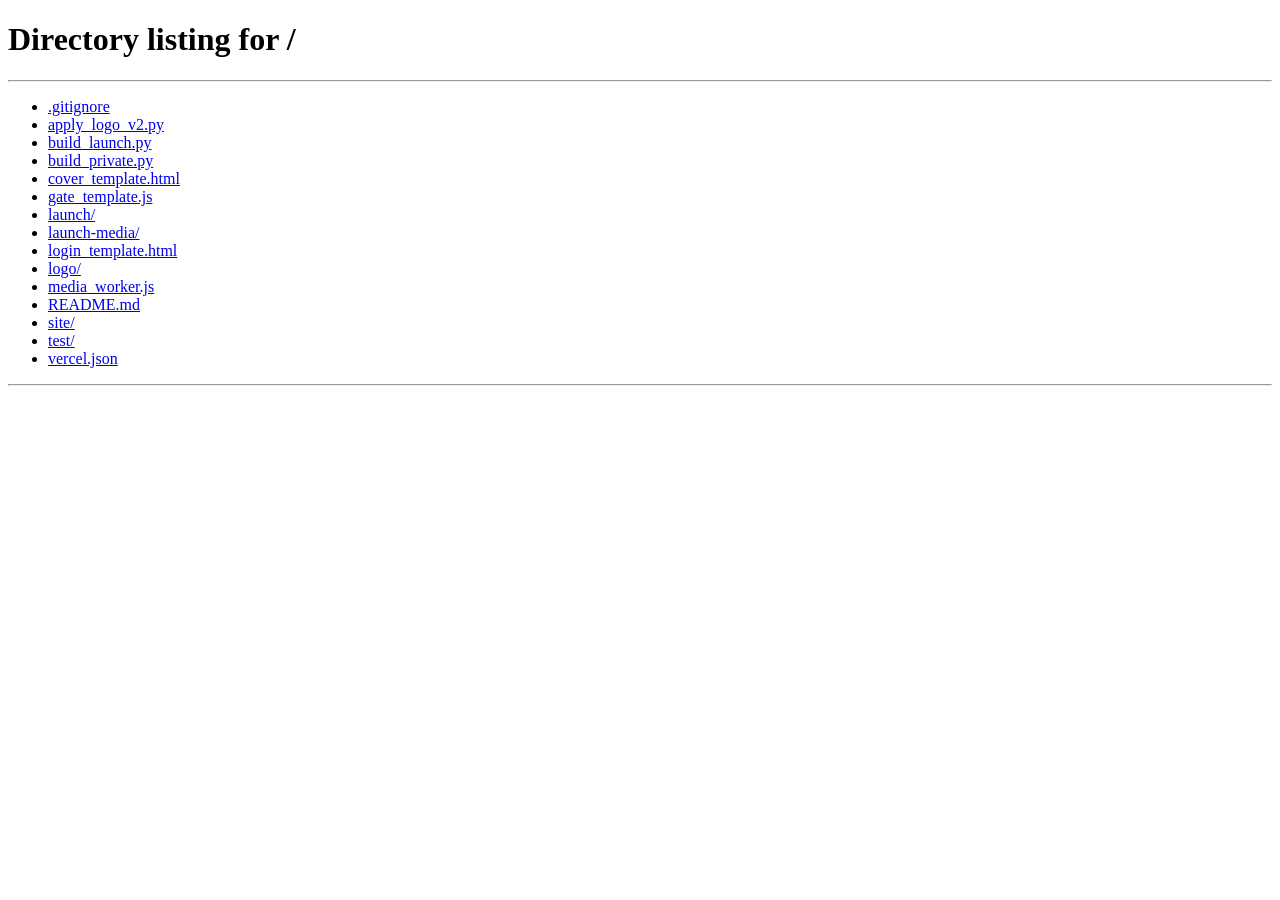
<file: site/full/index.html>
<!doctype html>
<html lang="en">
<head>
<meta charset="utf-8">
<meta name="viewport" content="width=device-width, initial-scale=1">
<meta name="robots" content="noindex, nofollow, noarchive">
<meta http-equiv="refresh" content="0; url=/">
<link rel="canonical" href="/">
<title>Ridham Patel Interior Designer · Gandhinagar</title>
</head>
<body>
<script>location.replace("/")</script>
<p>This page has moved to <a href="/">the Ridham Patel portfolio</a>.</p>
</body>
</html>
</file>
<file: site/assets/css/styles.css>
@font-face{font-family:"Cormorant";src:url(../fonts/CormorantGaramond-normal-500.woff2) format("woff2");font-weight:500 700;font-style:normal;font-display:swap}
@font-face{font-family:"Cormorant";src:url(../fonts/CormorantGaramond-italic-500.woff2) format("woff2");font-weight:500;font-style:italic;font-display:swap}
@font-face{font-family:"Manrope";src:url(../fonts/Manrope-normal-400-700.woff2) format("woff2");font-weight:400 700;font-style:normal;font-display:swap}
:root{--bg:#F6F1EA;--bg2:#EEE6DA;--card:#FBF8F3;--ink:#22201D;--ink2:#5E5850;--line:#DDD2C2;--brass:#B08D57;--brass2:#8E6E3E;--dark:#1E1C1A;
--serif:"Cormorant",Georgia,"Times New Roman",serif;--sans:"Manrope",system-ui,-apple-system,"Segoe UI",Roboto,sans-serif;
--ease:cubic-bezier(.2,.7,.2,1);--r:18px;--wrap:1200px}
*,*::before,*::after{box-sizing:border-box}
[hidden]{display:none!important}
html{scroll-behavior:smooth;-webkit-text-size-adjust:100%}
body{margin:0;background:var(--bg-solid);color:var(--ink);font:400 16px/1.65 var(--sans);-webkit-font-smoothing:antialiased;overflow-x:hidden}
img,video,svg{display:block;max-width:100%}
a{color:inherit}
h1,h2,h3{font-family:var(--head);font-weight:var(--head-w);line-height:1.08;margin:0;letter-spacing:-.01em}
h2{font-size:clamp(2.2rem,5.2vw,3.6rem)}
h2 em,h1 em{font-style:italic;color:var(--brass2)}
p{margin:0 0 1em}
.wrap{width:min(100% - 40px,var(--wrap));margin-inline:auto}
.skip{position:absolute;left:-999px;top:8px;background:var(--ink);color:#fff;padding:8px 14px;border-radius:8px;z-index:200}.skip:focus{left:8px}
:focus-visible{outline:2px solid var(--brass);outline-offset:3px;border-radius:6px}
.eyebrow{font:600 .74rem/1 var(--sans);letter-spacing:.22em;text-transform:uppercase;color:var(--brass2);margin:0 0 18px;display:flex;align-items:center;gap:12px}
.eyebrow::before{content:"";width:28px;height:1px;background:var(--brass)}
/* buttons */
.btn{--h:52px;display:inline-flex;align-items:center;justify-content:center;gap:10px;height:var(--h);padding:0 26px;border-radius:var(--rb);border:1px solid var(--btn);background:var(--btn);color:var(--on-btn);font:600 .95rem/1 var(--sans);letter-spacing:.01em;text-decoration:none;cursor:pointer;transition:transform .35s var(--ease),background .35s var(--ease),color .35s var(--ease),border-color .35s var(--ease),box-shadow .35s var(--ease);-webkit-tap-highlight-color:transparent}
.btn:hover{background:var(--btn-h);border-color:var(--btn-h);color:var(--on-btn-h);transform:translateY(-2px);box-shadow:0 10px 24px -12px var(--glowc)}
.btn--ghost{background:transparent;color:var(--ink);border-color:var(--line)}
.btn--ghost:hover{background:transparent;color:var(--brass2);border-color:var(--brass);box-shadow:none}
.btn--sm{--h:42px;padding:0 18px;font-size:.88rem}
.btn--full{width:100%}
.btn svg{width:18px;height:18px;fill:currentColor}
.i-ig{fill:none!important;stroke:currentColor;stroke-width:1.8}
.link{display:inline-flex;gap:8px;font-weight:600;color:var(--brass2);text-decoration:none;border-bottom:1px solid var(--brass);padding-bottom:3px;transition:gap .3s var(--ease)}.link:hover{gap:14px}
/* nav: see "TOPBAR" block at the end */
/* hero */
.hero{padding:120px 0 64px;position:relative}
.hero__grid{display:grid;grid-template-columns:1.1fr .9fr;gap:56px;align-items:center}
.hero__title{font-size:clamp(3.4rem,9vw,7.2rem);line-height:.95;margin-bottom:26px}
.hero__lead{font-size:clamp(1.02rem,1.5vw,1.16rem);color:var(--ink2);max-width:33em;margin-bottom:32px}
.hero__cta{display:grid;grid-template-columns:1fr 1fr;gap:12px;max-width:520px;margin-bottom:44px}
.hero__cta .btn{--h:54px;width:100%;min-width:0;padding:0 16px;white-space:nowrap}
.hero__cta .btn--ghost{border-color:var(--brass);color:var(--ink)}
.hero__cta .btn--ghost:hover{color:var(--brass2);border-color:var(--brass2)}
.hero__facts{list-style:none;padding:24px 0 0;margin:0;display:grid;grid-template-columns:repeat(3,auto);justify-content:start;gap:36px;border-top:1px solid var(--line)}
.hero__facts strong{display:block;font:500 1.5rem/1.15 var(--serif);white-space:nowrap;margin-bottom:4px}
.hero__facts span{font-size:.85rem;color:var(--ink2)}
.hero__media{position:relative;justify-self:end;width:min(100%,460px)}
.frame{position:relative;margin:0;aspect-ratio:4/5;border-radius:var(--rm);overflow:hidden;background:var(--bg-solid2);border:1px solid var(--line);box-shadow:0 40px 90px -40px rgba(0,0,0,.6)}
.frame__img{width:100%;height:100%;object-fit:cover;transform-origin:60% 40%;animation:kb 22s ease-in-out infinite alternate}
@keyframes kb{from{transform:scale(1.02)}to{transform:scale(1.1) translate(-1.5%,-1%)}}
.hero__note{text-wrap:balance;font-size:.76rem;letter-spacing:.06em;color:var(--ink2);margin:16px 0 0;text-align:center}
/* ticker */
.ticker{overflow:hidden;border-block:1px solid var(--line);padding:18px 0;background:var(--tick-bg)}
.ticker__track{display:flex;gap:56px;width:max-content;animation:tick 38s linear infinite}
.ticker span{font:italic 500 1.5rem/1 var(--serif);color:var(--ink2);white-space:nowrap;display:flex;align-items:center;gap:56px}
.ticker span::after{content:"";width:6px;height:6px;border-radius:50%;background:var(--brass)}
@keyframes tick{to{transform:translateX(-50%)}}
/* sections */
.section{padding:clamp(80px,11vw,140px) 0}
.section--tint{background:var(--tint)}
.section--dark{background:var(--dark-sec);color:#EDE6DB}
.section--dark .eyebrow{color:var(--brass)}
.section--dark h2 em{color:#D3B27D}
.head{display:flex;justify-content:space-between;align-items:flex-end;gap:40px;margin-bottom:44px}
.head__note{max-width:26em;color:var(--ink2);margin:0;font-size:.95rem}
/* filters + grid */
.filters{display:flex;flex-wrap:wrap;gap:8px;margin-bottom:28px}
.chip{border:1px solid var(--line);background:transparent;color:var(--ink2);height:40px;padding:0 18px;border-radius:var(--rb);font:600 .85rem/1 var(--sans);cursor:pointer;transition:all .3s var(--ease)}
.chip:hover{border-color:var(--brass);color:var(--ink)}
.chip.is-on{background:var(--btn);border-color:var(--btn);color:var(--on-btn)}
.grid{display:grid;grid-template-columns:repeat(3,1fr);gap:28px 22px;grid-auto-flow:row dense}
.card{position:relative;transition:opacity .45s var(--ease),transform .45s var(--ease)}
.card.is-hidden{display:none}
.card--wide{grid-column:span 2}
.card__media{position:relative;display:block;width:100%;padding:0;border:0;background:var(--bg-solid2);border-radius:var(--rm);overflow:hidden;cursor:pointer;isolation:isolate}
.card__media img,.card__media video{position:absolute;inset:0;width:100%;height:100%;object-fit:cover;object-position:50% 15%;transition:transform 1.1s var(--ease),opacity .6s var(--ease)}
.card__media video{opacity:0}.card__media video.is-ready{opacity:1}
.card__media:hover img,.card__media:hover video{transform:scale(1.04)}
.card__media::after{content:"";position:absolute;inset:0;background:linear-gradient(180deg,transparent 60%,rgba(20,18,16,.35));pointer-events:none}
.card__play{position:absolute;right:14px;bottom:14px;z-index:2;width:46px;height:46px;border-radius:50%;background:rgba(246,241,234,.92);display:grid;place-items:center;transition:transform .4s var(--ease),background .3s}
.card__play svg{width:18px;height:18px;fill:#15130F;margin-left:2px}
.card__media:hover .card__play{transform:scale(1.1);background:#fff}
.card__body{padding:16px 4px 0}
.card__meta{display:flex;gap:14px;font:600 .7rem/1 var(--sans);letter-spacing:.16em;text-transform:uppercase;color:var(--brass2);margin:0 0 10px}
.card__meta span+span{color:var(--ink2);font-weight:500}
.card__title{font-size:1.55rem;margin-bottom:6px}
.card__src{font-size:.8rem;color:var(--ink2);margin:0}
/* turnkey */
.section--turnkey{padding-top:0}
.tk{position:relative;display:grid;grid-template-columns:1.35fr .9fr;gap:56px;align-items:center;padding:56px 60px;border-radius:var(--rm);background:var(--tk-bg);border:1px solid var(--tk-line);color:#EDE6DB;overflow:hidden}
.tk::after{content:"";position:absolute;right:-120px;top:-120px;width:340px;height:340px;border-radius:50%;background:radial-gradient(circle,rgba(176,141,87,.28),rgba(176,141,87,0) 70%);pointer-events:none}
.tk .eyebrow{color:var(--gold)}
.tk h2{color:#F6F1EA;margin-bottom:18px}
.tk h2 em{color:var(--gold)}
.tk__copy p{color:rgba(237,230,219,.78);font-size:1.02rem;max-width:36em;margin:0 0 12px}
.tk__copy .tk__note{font-size:.9rem;color:rgba(237,230,219,.6);margin:0}
.tk__actions{position:relative;z-index:1;display:flex;flex-direction:column;gap:12px}
.tk__actions .btn{width:100%;--h:56px}
.tk__call{background:var(--gold);border-color:var(--gold);color:#15130F}
.tk__call:hover{background:#EDE6DB;border-color:#EDE6DB;color:var(--dark)}
.tk__call.is-disabled{background:transparent;border:1px dashed rgba(211,178,125,.6);color:#D3B27D;cursor:default;transform:none;box-shadow:none}
.tk__call.is-disabled:hover{background:transparent;border-color:rgba(211,178,125,.6);color:#D3B27D;transform:none;box-shadow:none}
.tk .btn--ghost{color:#EDE6DB;border-color:rgba(237,230,219,.28)}
.tk .btn--ghost:hover{color:#D3B27D;border-color:#D3B27D}
/* about */
.about{display:grid;grid-template-columns:.8fr 1.2fr;gap:72px;align-items:center}
.about__card{border:1px solid var(--line);border-radius:var(--rm);background:var(--card);padding:44px 36px 38px;text-align:center;position:relative}
.about__photo{width:132px;height:132px;border-radius:50%;object-fit:cover;margin:0 auto 22px;border:1px solid var(--line);box-shadow:0 0 0 6px var(--card),0 0 0 7px var(--brass)}
.about__name{font:500 2rem/1.1 var(--serif);margin:0 0 6px;color:var(--ink)}
.about__role{font:600 .72rem/1 var(--sans);letter-spacing:.2em;text-transform:uppercase;color:var(--brass2);margin:0 0 26px}
.about__tags{display:flex;justify-content:center;flex-wrap:wrap;gap:8px;margin:0;padding-top:24px;border-top:1px solid var(--line)}
.about__tags span{font-size:.82rem;color:var(--ink2);border:1px solid var(--line);border-radius:var(--rb);padding:8px 14px}
.about__copy h2{margin-bottom:26px}
.about__copy p{color:var(--ink2);font-size:1.05rem;max-width:34em}
/* services */
.svcs{display:grid;grid-template-columns:repeat(3,1fr);gap:1px;background:var(--line);border:1px solid var(--line);border-radius:var(--rm);overflow:hidden}
.svc{background:var(--svc-bg);padding:38px 32px 34px;transition:background .4s var(--ease)}
.svc:hover{background:var(--card)}
.svc__icon{width:52px;height:52px;border-radius:50%;border:1px solid var(--line);display:grid;place-items:center;margin-bottom:26px;transition:border-color .4s,background .4s}
.svc:hover .svc__icon{border-color:var(--brass);background:var(--card)}
.svc__icon svg{width:24px;height:24px;fill:none;stroke:var(--brass2);stroke-width:1.4;stroke-linecap:round;stroke-linejoin:round}
.svc h3{font-size:1.65rem;margin-bottom:10px}
.svc p{color:var(--ink2);font-size:.94rem;margin:0}
/* process */
.steps{list-style:none;margin:0;padding:0;display:grid;grid-template-columns:repeat(4,1fr);gap:28px;counter-reset:s}
.step{position:relative;padding-top:34px;border-top:1px solid rgba(237,230,219,.18)}
.step::before{content:"";position:absolute;top:-5px;left:0;width:9px;height:9px;border-radius:50%;background:var(--brass);box-shadow:0 0 0 6px rgba(176,141,87,.18)}
.step__n{font:500 .8rem/1 var(--sans);letter-spacing:.16em;color:#D3B27D}
.step h3{font-size:1.9rem;margin:14px 0 10px;color:#F6F1EA}
.step p{color:rgba(237,230,219,.72);font-size:.92rem;margin:0}
/* area */
.area{display:grid;grid-template-columns:1.1fr .9fr;gap:64px;align-items:center}
.area__copy>p{color:var(--ink2);max-width:30em;font-size:1.05rem}
.areas{list-style:none;padding:0;margin:28px 0 0;display:flex;flex-wrap:wrap;gap:10px}
.areas li{border:1px solid var(--line);background:var(--card);padding:11px 18px;border-radius:var(--rb);font-size:.92rem;font-weight:500}
.area__map svg{width:min(100%,420px);margin-inline:auto}
.ring{fill:none;stroke:var(--brass);stroke-opacity:.45;stroke-dasharray:3 6}
.grid-l{stroke:var(--line);stroke-width:1}
.pin{fill:var(--ink);animation:bob 3.2s var(--ease) infinite;transform-origin:200px 236px}
.lbl{font:600 11px var(--sans);letter-spacing:.3em;fill:var(--brass2)}
@keyframes bob{50%{transform:translateY(-6px)}}
/* contact */
.contact{display:grid;grid-template-columns:.9fr 1.1fr;gap:64px;align-items:start}
.contact__copy p{color:var(--ink2);font-size:1.05rem;max-width:26em}
.form{background:var(--card);border:1px solid var(--line);border-radius:var(--rm);padding:34px;display:grid;gap:18px;box-shadow:0 30px 60px -40px rgba(34,32,29,.35)}
.form label{display:grid;gap:8px;font:600 .8rem/1 var(--sans);letter-spacing:.04em;color:var(--ink)}
.form .opt{font-weight:400;color:var(--ink2)}
.form input,.form select,.form textarea{width:100%;font:400 1rem/1.4 var(--sans);color:var(--ink);background:var(--field);border:1px solid var(--line);border-radius:12px;padding:14px 15px;transition:border-color .3s,box-shadow .3s;-webkit-appearance:none;appearance:none}
.form select{background-image:linear-gradient(45deg,transparent 50%,var(--ink2) 50%),linear-gradient(135deg,var(--ink2) 50%,transparent 50%);background-position:calc(100% - 20px) 52%,calc(100% - 15px) 52%;background-size:5px 5px;background-repeat:no-repeat;padding-right:36px}
.form textarea{resize:vertical;min-height:92px}
.form input:focus,.form select:focus,.form textarea:focus{outline:0;border-color:var(--brass);box-shadow:0 0 0 4px rgba(176,141,87,.15)}
.form__row{display:grid;grid-template-columns:1fr 1fr;gap:14px}
.form__err{color:#9b3b2a;font-size:.88rem;margin:0}
/* footer */
.foot{background:var(--dark);color:#EDE6DB;padding:64px 0 28px}
.foot__in{display:flex;justify-content:space-between;align-items:flex-end;gap:30px;flex-wrap:wrap;padding-bottom:36px;border-bottom:1px solid rgba(237,230,219,.14)}
.brand--foot{font-size:2rem;margin:0 0 6px}
.foot__sub{color:rgba(237,230,219,.6);margin:0;font-size:.9rem}
.foot__actions{display:flex;gap:10px}
.foot .btn--ghost{color:#EDE6DB;border-color:rgba(237,230,219,.25)}.foot .btn--ghost:hover{color:#D3B27D;border-color:#D3B27D}
.foot .btn:not(.btn--ghost){background:#EDE6DB;color:var(--dark);border-color:#EDE6DB}.foot .btn:not(.btn--ghost):hover{background:var(--brass);border-color:var(--brass);color:#fff}
.foot__fine{display:flex;justify-content:space-between;gap:16px;flex-wrap:wrap;padding-top:22px;font-size:.8rem;color:rgba(237,230,219,.5)}
/* floating WhatsApp */
.fab{position:fixed;right:18px;bottom:calc(18px + env(safe-area-inset-bottom));z-index:40;width:56px;height:56px;border-radius:50%;background:#1F7A4D;display:grid;place-items:center;box-shadow:0 14px 30px -10px rgba(0,0,0,.4);transform:scale(0);transition:transform .45s var(--ease)}
.fab.is-on{transform:scale(1)}
.fab svg{width:28px;height:28px;fill:#fff}
/* lightbox */
.lb{position:fixed;inset:0;z-index:100;display:grid;place-items:center;padding:20px}
.lb[hidden]{display:none}
.lb__bg{position:absolute;inset:0;background:rgba(20,18,16,.82);backdrop-filter:blur(8px);-webkit-backdrop-filter:blur(8px);animation:fade .35s var(--ease)}
.lb__box{position:relative;display:grid;grid-template-columns:auto 320px;gap:0;max-height:calc(100vh - 40px);background:var(--bg-solid);border-radius:var(--rm);overflow:hidden;animation:pop .45s var(--ease)}
.lb__media{background:#111;display:grid;place-items:center;position:relative}
.lb__media video{max-height:calc(100vh - 40px);width:auto;max-width:min(60vw,560px);height:auto}
.lb__text{padding:44px 30px 28px;display:flex;flex-direction:column}
.lb__text h3{font-size:2rem;margin-bottom:14px}
.lb__text #lbInfo p{color:var(--ink2);font-size:.95rem}
.lb__credit{font-size:.8rem!important}
.lb__x{position:absolute;top:10px;right:12px;z-index:3;width:42px;height:42px;border-radius:50%;border:0;background:rgba(246,241,234,.92);font-size:26px;line-height:1;cursor:pointer;color:#15130F}
.lb__nav{margin-top:auto;padding-top:24px;display:flex;gap:10px}
.lb__nav button{width:48px;height:48px;border-radius:50%;border:1px solid var(--line);background:transparent;font-size:18px;cursor:pointer;transition:all .3s}
.lb__nav button:hover{border-color:var(--brass);color:var(--brass2)}
@keyframes fade{from{opacity:0}}@keyframes pop{from{opacity:0;transform:translateY(16px) scale(.98)}}
/* cover */
.cover{display:none}
.has-cover .cover{position:fixed;inset:0;z-index:150;display:grid;place-items:center;background:radial-gradient(120% 90% at 50% 0%,var(--card) 0%,var(--bg) 45%,var(--bg-solid2) 100%);text-align:center;padding:24px;transition:opacity .7s var(--ease),visibility .7s}
.has-cover body{overflow:hidden}
.cover__inner{position:relative}
.cover.is-gone{opacity:0;visibility:hidden}
.cover__inner{max-width:640px}
.cover .eyebrow{justify-content:center}.cover .eyebrow::after{content:"";width:28px;height:1px;background:var(--brass)}
.cover__title{font-size:clamp(3.2rem,11vw,6.4rem);line-height:.95}
.cover__title em{font-style:italic;color:var(--brass2)}
.cover__line{width:1px;height:56px;background:linear-gradient(var(--brass),transparent);margin:26px auto}
.cd{display:flex;justify-content:center;gap:12px;margin-bottom:26px}
.cd div{min-width:78px;padding:16px 8px 12px;border:1px solid var(--line);border-radius:16px;background:var(--card)}
.cd span{display:block;font:500 2.4rem/1 var(--serif)}
.cd small{font:600 .62rem/1 var(--sans);letter-spacing:.18em;text-transform:uppercase;color:var(--ink2)}
.cover__sub{color:var(--ink2);margin-bottom:28px}

/* ===================== THEMES =====================
   Pick one with THEME in assets/js/config.js ("dark" | "minimal" | "earthy").
   ?theme=minimal in the address previews another one. All colours live here. */
:root{--head:var(--serif);--head-w:500;--rb:999px;--rm:var(--r);--bg-solid:var(--bg);--bg-solid2:var(--bg2);--tint:var(--bg2);--svc-bg:var(--bg);--field:var(--bg);
 --btn:var(--ink);--on-btn:#F6F1EA;--btn-h:var(--brass2);--on-btn-h:#F6F1EA;--glowc:rgba(142,110,62,.7);--nav-bg:rgba(246,241,234,.86);--tick-bg:var(--card);--dark-sec:var(--dark);
 --tk-bg:var(--dark);--tk-line:transparent;--gold:#D3B27D;--orb1:rgba(176,141,87,.22);--orb2:rgba(120,90,50,.16);--orb3:rgba(230,205,160,.14);--dust:211,178,125;--fx:1;--grain:.05}
html[data-theme=dark]{--bg:#11100E;--bg-solid:#11100E;--bg2:#191714;--bg-solid2:#191714;--card:rgba(30,28,25,.72);--ink:#F1EBE2;--ink2:#A79F94;--line:rgba(241,235,226,.12);
 --brass:#C9A66B;--brass2:#D9BC86;--dark:#0A0908;--dark-sec:rgba(6,5,4,.55);--tint:rgba(255,248,235,.025);--svc-bg:rgba(17,16,14,.88);--field:rgba(10,9,8,.6);
 --btn:#D9BC86;--on-btn:#15130F;--btn-h:#F1EBE2;--on-btn-h:#15130F;--glowc:rgba(217,188,134,.45);--nav-bg:rgba(17,16,14,.78);--tick-bg:rgba(255,248,235,.03);
 --tk-bg:linear-gradient(135deg,rgba(40,34,26,.92),rgba(16,14,12,.92));--tk-line:rgba(217,188,134,.28);--gold:#D9BC86;--rm:6px;--rb:4px;
 --orb1:rgba(201,166,107,.20);--orb2:rgba(150,105,55,.16);--orb3:rgba(240,215,170,.10);--dust:226,196,140;--fx:1;--grain:.06;color-scheme:dark}
html[data-theme=minimal]{--bg:#FFFFFF;--bg-solid:#FFFFFF;--bg2:#F4F4F2;--bg-solid2:#F4F4F2;--card:#FAFAF9;--ink:#111111;--ink2:#666461;--line:#E7E6E3;
 --brass:#111111;--brass2:#111111;--dark:#111111;--tint:#F7F7F5;--svc-bg:#FFFFFF;--field:#FFFFFF;--btn:#111111;--on-btn:#FFFFFF;--btn-h:#333333;--on-btn-h:#FFFFFF;--glowc:rgba(0,0,0,.25);
 --nav-bg:rgba(255,255,255,.9);--tick-bg:#FFFFFF;--tk-bg:#111111;--tk-line:transparent;--gold:#FFFFFF;--rm:2px;--rb:2px;--head:var(--sans);--head-w:600;--fx:0;--grain:0}
html[data-theme=minimal] h2,html[data-theme=minimal] h1{letter-spacing:-.035em}
html[data-theme=minimal] .eyebrow::before{display:none}
html[data-theme=earthy]{--bg:#F2E9DA;--bg-solid:#F2E9DA;--bg2:#E8DAC3;--bg-solid2:#E8DAC3;--card:rgba(250,244,234,.85);--ink:#2E2822;--ink2:#6C5F51;--line:#D8C6AA;
 --brass:#B65A34;--brass2:#9C4826;--dark:#3C4230;--tint:rgba(216,190,150,.28);--svc-bg:rgba(242,233,218,.9);--field:#FAF4EA;--btn:#B65A34;--on-btn:#FFF8EE;--btn-h:#3C4230;--on-btn-h:#FFF8EE;--glowc:rgba(182,90,52,.4);
 --nav-bg:rgba(242,233,218,.88);--tick-bg:rgba(250,244,234,.6);--tk-bg:#3C4230;--tk-line:transparent;--gold:#E2B48C;--rm:14px;--rb:999px;
 --orb1:rgba(182,90,52,.16);--orb2:rgba(110,120,70,.16);--orb3:rgba(226,180,140,.18);--dust:182,110,70;--fx:1;--grain:.05}
/* live background: drifting glows + gold dust + grain (fixed layer behind everything) */
.bgfx{position:fixed;inset:0;z-index:0;pointer-events:none;overflow:hidden;opacity:var(--fx)}
main,.foot,.ticker{position:relative;z-index:1}
.orb{position:absolute;border-radius:50%;will-change:transform}
.orb--1{width:70vmax;height:70vmax;left:-25vmax;top:-30vmax;background:radial-gradient(circle,var(--orb1),transparent 62%);animation:drift1 34s ease-in-out infinite alternate}
.orb--2{width:60vmax;height:60vmax;right:-25vmax;top:25vh;background:radial-gradient(circle,var(--orb2),transparent 62%);animation:drift2 41s ease-in-out infinite alternate}
.orb--3{width:50vmax;height:50vmax;left:15vw;bottom:-30vmax;background:radial-gradient(circle,var(--orb3),transparent 62%);animation:drift3 29s ease-in-out infinite alternate}
@keyframes drift1{to{transform:translate(18vw,14vh) scale(1.12)}}
@keyframes drift2{to{transform:translate(-20vw,-12vh) scale(.9)}}
@keyframes drift3{to{transform:translate(14vw,-16vh) scale(1.15)}}
.dust{position:absolute;inset:0;width:100%;height:100%}
.grain{position:absolute;inset:-50%;opacity:var(--grain);background-image:url("data:image/svg+xml,%3Csvg xmlns='http://www.w3.org/2000/svg' width='160' height='160'%3E%3Cfilter id='n'%3E%3CfeTurbulence type='fractalNoise' baseFrequency='.85' numOctaves='2' stitchTiles='stitch'/%3E%3C/filter%3E%3Crect width='100%25' height='100%25' filter='url(%23n)'/%3E%3C/svg%3E");animation:grain 1.2s steps(4) infinite}
@keyframes grain{25%{transform:translate(-3%,2%)}50%{transform:translate(2%,-3%)}75%{transform:translate(-2%,-1%)}}
html[data-theme=minimal] .bgfx{display:none}
html[data-theme=dark] .hero__title,html[data-theme=dark] h2{color:#F6F1EA}
html[data-theme=dark] .card__media::after{background:linear-gradient(180deg,transparent 55%,rgba(0,0,0,.45))}
html[data-theme=dark] .lb__nav button{color:var(--ink)}
html[data-theme=dark] .form select{background-color:var(--field)}
html[data-theme=dark] .form select option{background:#191714;color:#F1EBE2}
html[data-theme=dark] .pin{fill:var(--brass2)}
html[data-theme=dark] .areas li{background:rgba(255,248,235,.04)}
html[data-theme=dark] .cd div{background:rgba(255,248,235,.04)}
@media (prefers-reduced-motion:reduce){.orb,.grain,.frame__img{animation:none}.dust{display:none}}
/* reveal */
.js .reveal{opacity:0;transform:translateY(22px);transition:opacity .9s var(--ease) var(--d,0ms),transform .9s var(--ease) var(--d,0ms)}
.js .reveal.is-in{opacity:1;transform:none}
@media (prefers-reduced-motion:reduce){html{scroll-behavior:auto}.js .reveal{opacity:1;transform:none;transition:none}.ticker__track,.pin{animation:none}}
/* responsive */
@media (max-width:1020px){
 .grid{grid-template-columns:repeat(2,1fr)}
 .svcs{grid-template-columns:repeat(2,1fr)}
 .tk{grid-template-columns:1fr;gap:32px;padding:48px 44px}
 .steps{grid-template-columns:repeat(2,1fr);gap:40px 22px}
 .lb__box{grid-template-columns:1fr;max-width:min(92vw,460px);max-height:calc(100vh - 40px);overflow:auto}
 .lb__media video{max-width:100%;width:100%;max-height:62vh}
 .lb__text{padding:22px 22px 22px}
}
@media (max-width:760px){
 .hero{padding:96px 0 48px}
 .hero__grid{grid-template-columns:1fr;gap:40px}
 .hero__media{justify-self:center;width:min(86%,360px);order:-1}
 .hero__facts{gap:26px}
 .hero__facts strong{font-size:1.3rem}
 .head{flex-direction:column;align-items:flex-start;gap:16px;margin-bottom:30px}
 .grid{grid-template-columns:1fr 1fr;gap:22px 12px}
 .card--wide{grid-column:1/-1}
 .card__title{font-size:1.2rem}
 .card__meta{font-size:.6rem;gap:8px;letter-spacing:.12em}
 .card__src{font-size:.72rem}
 .card__play{width:38px;height:38px;right:10px;bottom:10px}
 .about,.area,.contact{grid-template-columns:1fr;gap:40px}
 .about__card{padding:34px 22px 28px}
 .svcs{grid-template-columns:1fr}
 .tk{padding:40px 26px 30px}.tk__copy p{font-size:.96rem}
 .svc{padding:30px 24px}
 .steps{grid-template-columns:1fr;gap:30px}
 .form{padding:24px 20px}
 .form__row{grid-template-columns:1fr}
 .cd div{min-width:64px}.cd span{font-size:2rem}
 .foot__actions{width:100%}.foot__actions .btn{flex:1}
}

/* ================= TOPBAR (31 Oct: premium header) ================= */
:root{--navh:76px;--glass:rgba(20,18,16,.85);--hair:var(--brass)}
html{scroll-padding-top:var(--navh)}
html[data-theme=minimal],html[data-theme=earthy]{--glass:var(--nav-bg)}
.nav{position:fixed;inset:0 0 auto;z-index:60;height:var(--navh);transition:background-color .45s var(--ease),-webkit-backdrop-filter .45s var(--ease),backdrop-filter .45s var(--ease)}
.nav::after{content:"";position:absolute;left:0;right:0;bottom:0;height:1px;background:linear-gradient(90deg,transparent,var(--hair) 18%,var(--hair) 82%,transparent);opacity:0;transition:opacity .45s var(--ease)}
.nav.is-solid{background:var(--glass);-webkit-backdrop-filter:saturate(1.3) blur(16px);backdrop-filter:saturate(1.3) blur(16px)}
.nav.is-solid::after{opacity:.7}
.menu-open .nav{background:transparent;-webkit-backdrop-filter:none;backdrop-filter:none}.menu-open .nav::after{opacity:0}
.nav__in{display:flex;align-items:center;gap:24px;height:100%}
.brand{display:flex;align-items:center;gap:12px;text-decoration:none;color:var(--ink);min-width:0;flex:0 1 auto}
.brand__mark{width:42px;height:42px;flex:none;overflow:visible}
.brand__mark rect{fill:none;stroke:var(--brass2)}
.brand__mark .m1{stroke-width:1}.brand__mark .m2{stroke-width:.6;opacity:.45}
.brand__mark text{font:500 17px/1 var(--serif);fill:var(--brass2);letter-spacing:.04em}
.brand__txt{display:flex;flex-direction:column;gap:5px;min-width:0}
.brand__name{font:500 1.42rem/1 var(--serif);letter-spacing:.015em;white-space:nowrap;color:var(--ink)}
.brand__sub{font:600 .6rem/1 var(--sans);letter-spacing:.26em;text-transform:uppercase;color:var(--brass2);white-space:nowrap}
.brand:hover .brand__mark .m2{opacity:.9}.brand__mark .m2{transition:opacity .4s var(--ease)}
.nav__links{display:flex;gap:34px;margin:0 auto}
.nav__links a{font:500 .86rem/1 var(--sans);letter-spacing:.06em;text-decoration:none;color:var(--ink2);position:relative;padding:10px 0;transition:color .3s var(--ease)}
.nav__links a::after{content:"";position:absolute;left:0;right:0;bottom:2px;height:1px;background:var(--brass2);transform:scaleX(0);transform-origin:left;transition:transform .4s var(--ease)}
.nav__links a:hover,.nav__links a.is-active{color:var(--ink)}
.nav__links a:hover::after,.nav__links a.is-active::after{transform:scaleX(1)}
.nav__links a.is-active{color:var(--brass2)}
.nav__turnkey{display:inline-flex;align-items:center;gap:9px;height:42px;padding:0 20px;border:1px solid var(--brass);border-radius:var(--rb);color:var(--brass2);font:600 .8rem/1 var(--sans);letter-spacing:.08em;text-transform:uppercase;text-decoration:none;white-space:nowrap;flex:none;transition:background .35s var(--ease),color .35s var(--ease),border-color .35s var(--ease)}
.nav__turnkey svg,.nav__call svg{width:15px;height:15px;fill:currentColor;flex:none}
.nav__turnkey:hover{background:var(--brass2);border-color:var(--brass2);color:var(--on-btn)}
.nav__call{display:none;align-items:center;gap:6px;height:34px;padding:0 13px 0 11px;border-radius:999px;background:var(--btn);color:var(--on-btn);font:700 .74rem/1 var(--sans);letter-spacing:.08em;text-transform:uppercase;text-decoration:none;flex:none;box-shadow:0 6px 18px -8px var(--glowc)}
.nav__call svg{width:13px;height:13px}
.nav__burger{display:none;width:42px;height:42px;margin-right:-8px;border:0;background:transparent;cursor:pointer;position:relative;flex:none;-webkit-tap-highlight-color:transparent}
.nav__burger span{position:absolute;right:9px;height:1px;background:var(--ink);transition:transform .45s var(--ease),top .45s var(--ease),width .45s var(--ease)}
.nav__burger span:first-child{top:16px;width:24px}.nav__burger span:last-child{top:25px;width:16px}
.nav__burger[aria-expanded=true] span{width:22px;top:20.5px}
.nav__burger[aria-expanded=true] span:first-child{transform:rotate(45deg)}.nav__burger[aria-expanded=true] span:last-child{transform:rotate(-45deg)}
/* full-screen menu */
.menu{position:fixed;inset:0;z-index:55;background:radial-gradient(90% 60% at 85% 0%,rgba(201,166,107,.14),transparent 60%),radial-gradient(80% 50% at 0% 100%,rgba(150,105,55,.12),transparent 60%),#0E0D0B;color:#F1EBE2;display:flex;opacity:0;visibility:hidden;transition:opacity .45s var(--ease),visibility 0s linear .45s;overscroll-behavior:contain;overflow-y:auto}
html[data-theme=minimal] .menu{background:#fff;color:#111}html[data-theme=earthy] .menu{background:#F2E9DA;color:#2E2822}
.menu.is-open{opacity:1;visibility:visible;transition:opacity .45s var(--ease),visibility 0s}
.menu__in{width:min(100% - 40px,560px);margin:0 auto;padding:calc(var(--navh) + 4vh) 0 calc(28px + env(safe-area-inset-bottom));display:flex;flex-direction:column;min-height:100%}
.menu__eyebrow{font:600 .66rem/1 var(--sans);letter-spacing:.26em;text-transform:uppercase;color:var(--brass2);margin:0 0 18px;display:flex;align-items:center;gap:12px}
.menu__eyebrow::before{content:"";width:28px;height:1px;background:var(--brass)}
.menu__links{list-style:none;margin:0;padding:0}
.menu__links li{border-bottom:1px solid rgba(241,235,226,.09)}
html[data-theme=minimal] .menu__links li,html[data-theme=earthy] .menu__links li{border-color:var(--line)}
.menu__links a{display:flex;align-items:baseline;gap:16px;padding:15px 0;font:500 clamp(2.1rem,9.5vw,2.9rem)/1.05 var(--serif);color:inherit;text-decoration:none;transition:color .3s var(--ease),padding .35s var(--ease)}
.menu__links a small{font:600 .66rem/1 var(--sans);letter-spacing:.14em;color:var(--brass2);min-width:20px;transform:translateY(-.9em)}
.menu__links a:hover,.menu__links a:focus-visible{color:var(--brass2);padding-left:6px}
.menu__foot{display:grid;grid-template-columns:1fr 1fr;gap:10px;margin-top:auto;padding-top:36px}
.menu__foot .btn{--h:54px;padding:0 14px;width:100%}
.menu__foot .btn--ghost{color:inherit;border-color:rgba(241,235,226,.22)}
.menu__links li,.menu__foot,.menu__eyebrow{opacity:0;transform:translateY(16px);transition:opacity .5s var(--ease),transform .6s var(--ease)}
.menu.is-open .menu__links li,.menu.is-open .menu__foot,.menu.is-open .menu__eyebrow{opacity:1;transform:none;transition-delay:calc(90ms + var(--i,0) * 60ms)}
.menu-open,.menu-open body{overflow:hidden}
@media (max-width:1100px){.nav__links{gap:24px}}
@media (max-width:1023px){
 :root{--navh:64px}
 .nav__links,.nav__turnkey{display:none}
 .nav__call{display:inline-flex;margin-left:auto}
 .nav__burger{display:block}
 .nav__in{gap:8px}
 .brand{gap:10px}
 .brand__mark{width:36px;height:36px}
 .brand__name{font-size:1.24rem}
 .brand__sub{font-size:.54rem;letter-spacing:.2em}
}
@media (min-width:1024px){.menu{display:none}}
@media (max-width:380px){.wrap.nav__in{width:calc(100% - 28px)}.brand__sub{letter-spacing:.16em}.brand{gap:9px}.nav__call{padding:0 11px 0 10px}}
@media (prefers-reduced-motion:reduce){.nav,.nav::after,.nav__burger span,.menu,.menu__links li,.menu__foot,.menu__eyebrow,.nav__links a::after{transition:none!important}.menu__links li,.menu__foot,.menu__eyebrow{transform:none}}

/* lightbox sound button (31 Oct: clips now carry their original sound; browsers start them muted until a tap) */
.lb__snd{position:absolute;left:12px;bottom:12px;z-index:2;display:inline-flex;align-items:center;gap:8px;height:40px;padding:0 15px 0 12px;border-radius:999px;border:1px solid rgba(217,188,134,.55);background:rgba(14,13,11,.72);-webkit-backdrop-filter:blur(8px);backdrop-filter:blur(8px);color:#F1EBE2;font:600 .78rem/1 var(--sans);letter-spacing:.04em;cursor:pointer;transition:background .3s var(--ease),border-color .3s var(--ease)}
.lb__snd svg{width:18px;height:18px;fill:#D9BC86}
.lb__snd .on{display:none}.lb__snd[aria-pressed=true] .on{display:block}.lb__snd[aria-pressed=true] .off{display:none}
.lb__snd[aria-pressed=true]{padding:0 12px;background:rgba(14,13,11,.5)}.lb__snd[aria-pressed=true] span{position:absolute;width:1px;height:1px;overflow:hidden;clip:rect(0 0 0 0)}
.lb__snd:hover{border-color:#D9BC86}
.lb__snd[aria-pressed=false]{animation:sndpulse 2.4s var(--ease) infinite}
@keyframes sndpulse{0%,100%{box-shadow:0 0 0 0 rgba(217,188,134,.35)}50%{box-shadow:0 0 0 8px rgba(217,188,134,0)}}
@media (prefers-reduced-motion:reduce){.lb__snd{animation:none!important}}

/* polish 31 Oct: hero facts stack on phones, buttons stack on narrow phones */
@media (min-width:761px) and (max-width:1020px){
 .hero__grid{grid-template-columns:1.25fr .75fr;gap:40px}
 .hero__cta .btn{padding:0 12px;font-size:.9rem}
}
.hero__copy{min-width:0}
@media (max-width:1020px){
 .hero__facts{grid-template-columns:1fr;gap:12px;padding-top:20px}
 .hero__facts li{display:flex;align-items:baseline;gap:14px}
 .hero__facts strong{font-size:1.22rem;min-width:7.6em;margin:0}
 .hero__facts span{font-size:.82rem;line-height:1.45}
}
@media (max-width:560px){
 .hero__facts{grid-template-columns:1fr;gap:12px;padding-top:20px}
 .hero__facts li{display:flex;align-items:baseline;gap:14px}
 .hero__facts strong{font-size:1.22rem;min-width:8.4em;margin:0}
 .hero__facts span{font-size:.82rem;line-height:1.45}
 .hero__facts strong{min-width:7.6em}
}
@media (max-width:479px){
 .hero__cta{grid-template-columns:1fr;max-width:none}
}

/* ================= 31 Oct fix pass ================= */
.nowrap{white-space:nowrap}
.steps__cta{margin:44px 0 0}
.section--dark .steps__cta .link{color:#D3B27D}
/* "Your space could be next" banner under the projects grid (same card language: hairline border, rounded, warm card bg) */
.nextcard{display:flex;align-items:center;justify-content:space-between;gap:24px;margin-top:40px;padding:26px 30px;border:1px solid var(--line);border-radius:var(--rm);background:var(--card);color:var(--ink);text-decoration:none;transition:border-color .35s var(--ease)}
.nextcard:hover{border-color:var(--brass)}
.nextcard__txt{display:grid;gap:8px}
.nextcard__txt .eyebrow{margin:0;color:var(--brass2)}
.nextcard__txt strong{font:500 1.6rem/1.2 var(--serif,serif);font-weight:500}
.nextcard__btn{flex:none}
@media (max-width:760px){
 .nextcard{flex-direction:column;align-items:stretch;text-align:left;padding:22px 20px;margin-top:30px}
 .nextcard__txt strong{font-size:1.3rem}
 .nextcard__btn{width:100%}
 .steps__cta{margin-top:34px}
}

/* Filter views: a "See all projects" tile fills the last row's gap so every filter ends even (31 Oct fix pass 2) */
.card--more[hidden]{display:none!important}
.card--more{display:flex;min-height:100%}
.more{position:relative;flex:1;display:flex;flex-direction:column;align-items:center;justify-content:center;text-align:center;gap:12px;padding:28px 22px;border:1px solid var(--line);border-radius:var(--rm);background:radial-gradient(120% 80% at 50% 0%,rgba(176,141,87,.16),transparent 60%),var(--card);overflow:hidden;animation:moreIn .5s var(--ease) both}
.more::before{content:"";position:absolute;inset:10px;border:1px solid var(--line);border-radius:calc(var(--rm) - 6px);opacity:.55;pointer-events:none}
.more__mark{width:46px;height:46px;border-radius:50%;border:1px solid var(--brass);display:grid;place-items:center;margin-bottom:4px}
.more__mark svg{width:16px;height:16px;fill:var(--brass)}
.more__eyebrow{margin:0;font:600 .7rem/1 var(--sans);letter-spacing:.22em;text-transform:uppercase;color:var(--brass2)}
.more__title{margin:0;font-variant-numeric:lining-nums;font-family:var(--head);font-weight:var(--head-w);font-size:1.7rem;line-height:1.15;color:var(--ink)}
.more__txt{margin:0;max-width:24ch;font-size:.88rem;line-height:1.5;color:var(--ink2)}
.more__btn{position:relative;margin-top:6px}
@keyframes moreIn{from{opacity:0;transform:translateY(10px)}to{opacity:1;transform:none}}
@media (max-width:760px){
 .more{padding:20px 12px;gap:9px}
 .more::before{inset:7px}
 .more__mark{width:38px;height:38px}
 .more__title{font-size:1.3rem}
 .more__txt{display:none}
 .more__btn{--h:40px;padding:0 14px;font-size:.84rem}
}
@media (prefers-reduced-motion:reduce){.more{animation:none}}

/* ===== Reveal from the countdown screen (31 Oct): the cover's curtains meet in the middle, the site opens behind them ===== */
.rv{display:none}
.rp-reveal .rv{display:block;position:fixed;inset:0;z-index:9999;pointer-events:none}
.rv i{position:absolute;left:0;right:0;height:50.5%;background:radial-gradient(1100px 700px at 50% 100%,rgba(48,40,28,.55),transparent 70%),#0E0D0B;animation:rvTop 1.5s cubic-bezier(.76,0,.24,1) .3s both}
.rv .rv-t{top:0}
.rv .rv-b{bottom:0;background:radial-gradient(1100px 700px at 50% 0%,rgba(48,40,28,.55),transparent 70%),#0E0D0B;animation-name:rvBot}
.rv .rv-t::after,.rv .rv-b::before{content:"";position:absolute;left:0;right:0;height:1px;background:linear-gradient(90deg,transparent,#D9BC86,transparent);animation:rvSeam .9s ease .3s both}
.rv .rv-t::after{bottom:0}.rv .rv-b::before{top:0}
.rp-reveal main,.rp-reveal .foot,.rp-reveal footer{animation:rvSite 1.8s cubic-bezier(.2,.7,.2,1) .35s both}
.rp-reveal .nav{animation:rvFade 1.2s ease 1s both}
@keyframes rvTop{to{transform:translateY(-101%)}}
@keyframes rvBot{to{transform:translateY(101%)}}
@keyframes rvSeam{to{opacity:0}}
@keyframes rvSite{from{transform:scale(.965);opacity:.2}to{transform:none;opacity:1}}
@keyframes rvFade{from{opacity:0}to{opacity:1}}
@media (prefers-reduced-motion:reduce){.rp-reveal .rv{display:none}.rp-reveal main,.rp-reveal .foot,.rp-reveal footer,.rp-reveal .nav{animation:none}}

/* ===== Logo v2 (31 Oct): R+P interlocked monoline monogram in a ring, gold metallic gradient (P Square sibling). Old arch C kept in logo/ + backup-pre-logo-v2/ ===== */
:root{--lg0:#5E3E0C;--lg1:#A57630;--lg2:#D2B064;--lg3:#B48A40;--lg4:#7C5418;--lg5:#B8924A;--lg6:#6A4812}
html[data-theme=dark]{--lg0:#8C6420;--lg1:#D9AE5C;--lg2:#F8E7AE;--lg3:#E3C27A;--lg4:#AF8236;--lg5:#EDD18E;--lg6:#9A6F2A}
.rp2{overflow:visible}
.brand__mark{width:44px;height:44px}
.brand__mark rect,.brand__mark text{display:none}
.brand__txt{gap:6px}
.brand__name{font:700 .98rem/1 var(--sans);letter-spacing:.16em;text-transform:uppercase;background:linear-gradient(100deg,var(--lg0),var(--lg1) 22%,var(--lg2) 42%,var(--lg3) 55%,var(--lg4) 70%,var(--lg5) 86%,var(--lg6));-webkit-background-clip:text;background-clip:text;color:transparent}
.brand__sub{letter-spacing:.3em}
.brand--foot{display:flex;align-items:center;gap:18px;font-size:inherit;margin:0 0 16px}
.foot__mark{width:64px;height:64px;flex:none}
.foot__lock{display:flex;flex-direction:column;gap:9px;padding-left:18px;border-left:1px solid var(--line)}
.foot__name{font:700 1.35rem/1 var(--sans);letter-spacing:.16em;text-transform:uppercase;white-space:nowrap;background:linear-gradient(100deg,var(--lg0),var(--lg1) 22%,var(--lg2) 42%,var(--lg3) 55%,var(--lg4) 70%,var(--lg5) 86%,var(--lg6));-webkit-background-clip:text;background-clip:text;color:transparent}
.foot__role{font:600 .64rem/1 var(--sans);letter-spacing:.34em;text-transform:uppercase;color:var(--brass2);white-space:nowrap}
.cover__mark{display:block;width:78px;height:78px;margin:0 auto 18px}
@media (max-width:760px){.brand__mark{width:38px;height:38px}.brand__name{font-size:.86rem;letter-spacing:.13em}}
@media (max-width:440px){.brand__city{display:none}.brand__name{font-size:.8rem;letter-spacing:.12em}.brand__sub{letter-spacing:.2em}.foot__name{font-size:1.12rem;letter-spacing:.13em}.foot__mark{width:52px;height:52px}}
@media (max-width:360px){.brand__name{font-size:.74rem;letter-spacing:.1em}.brand__mark{width:34px;height:34px}}
</file>
